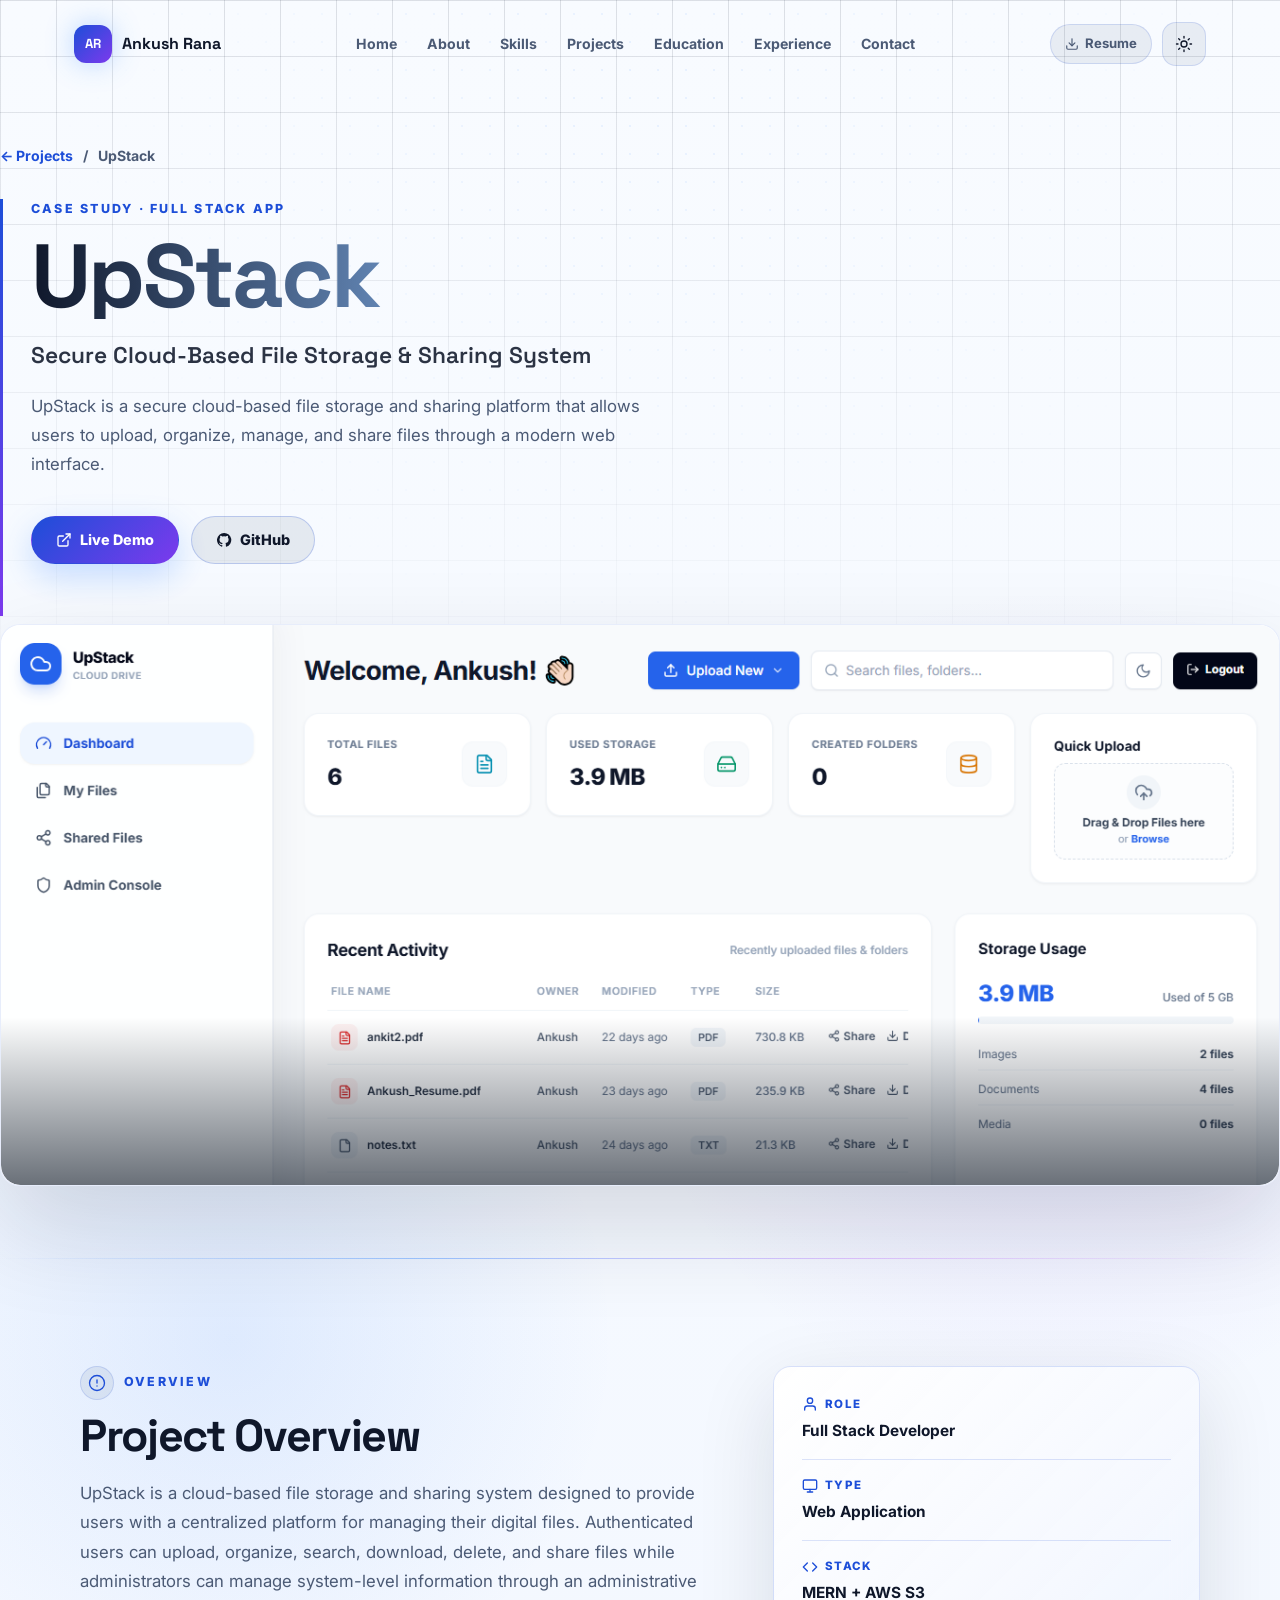
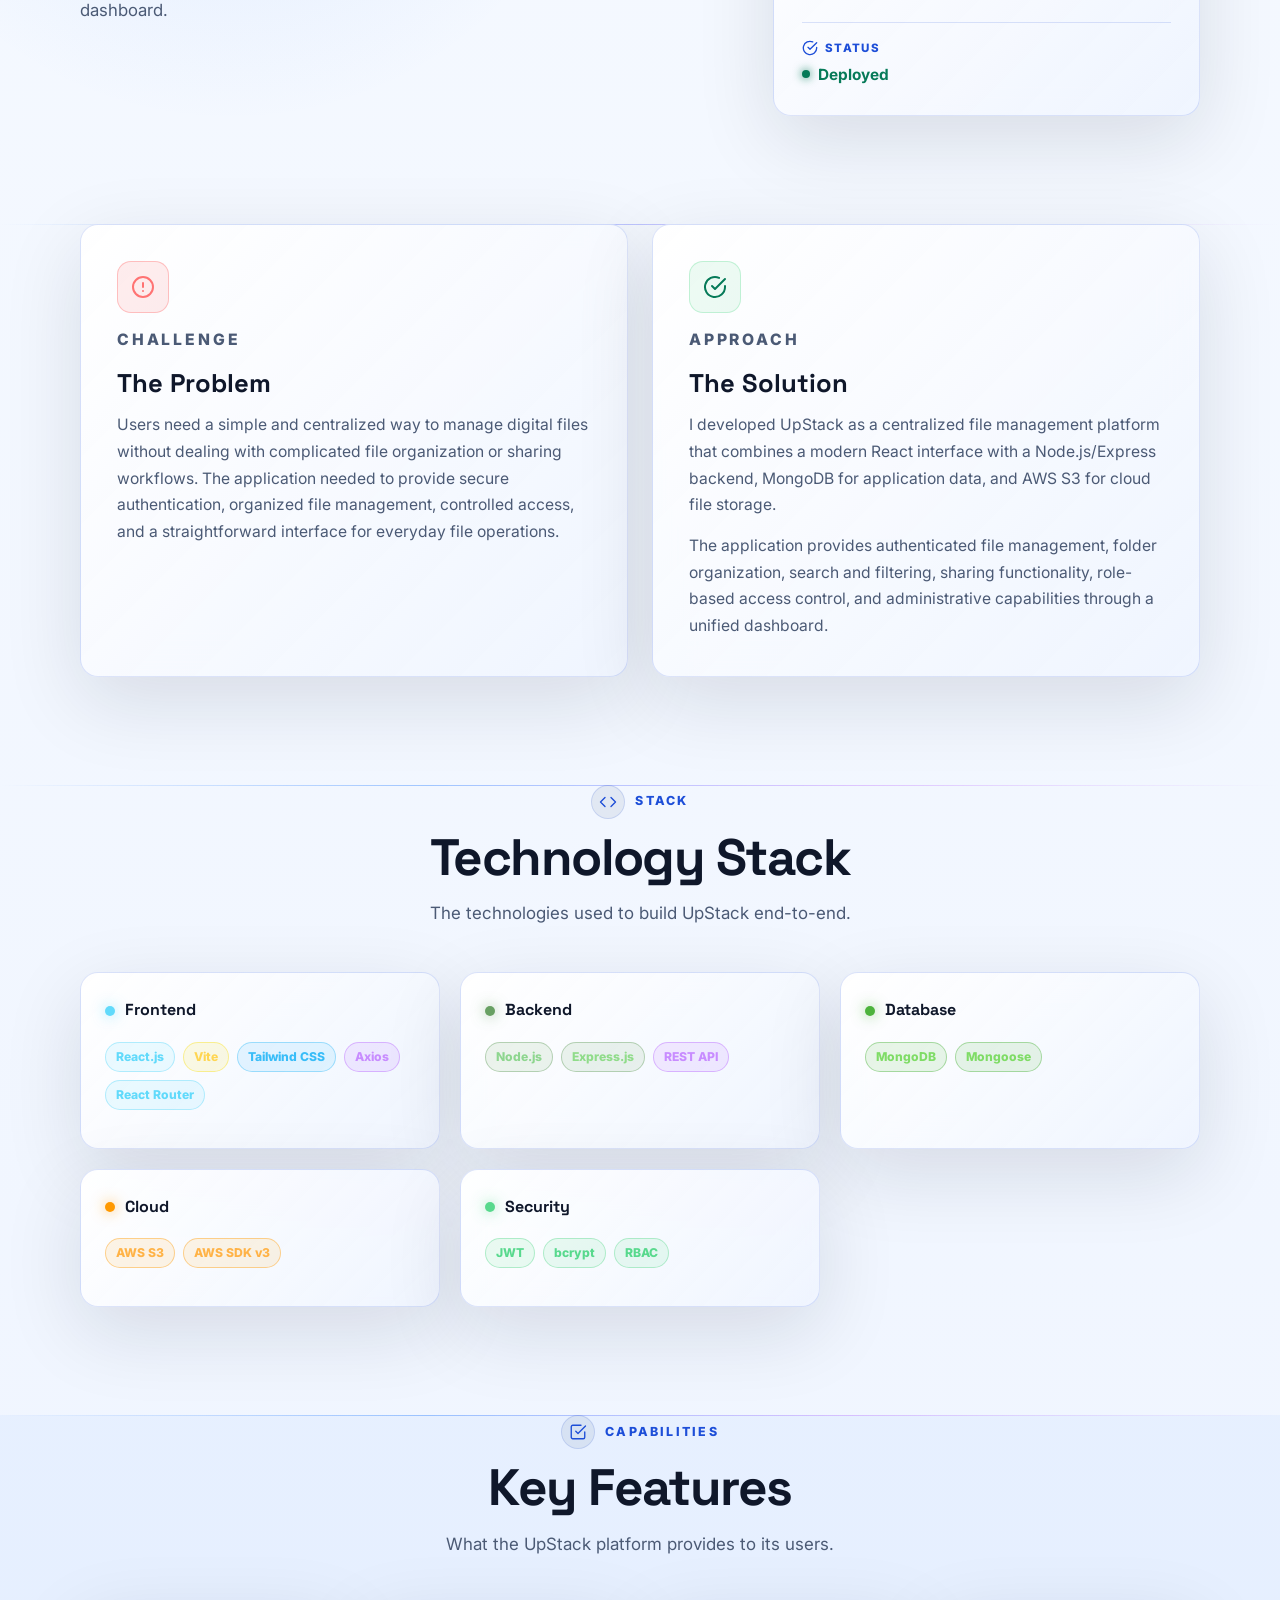
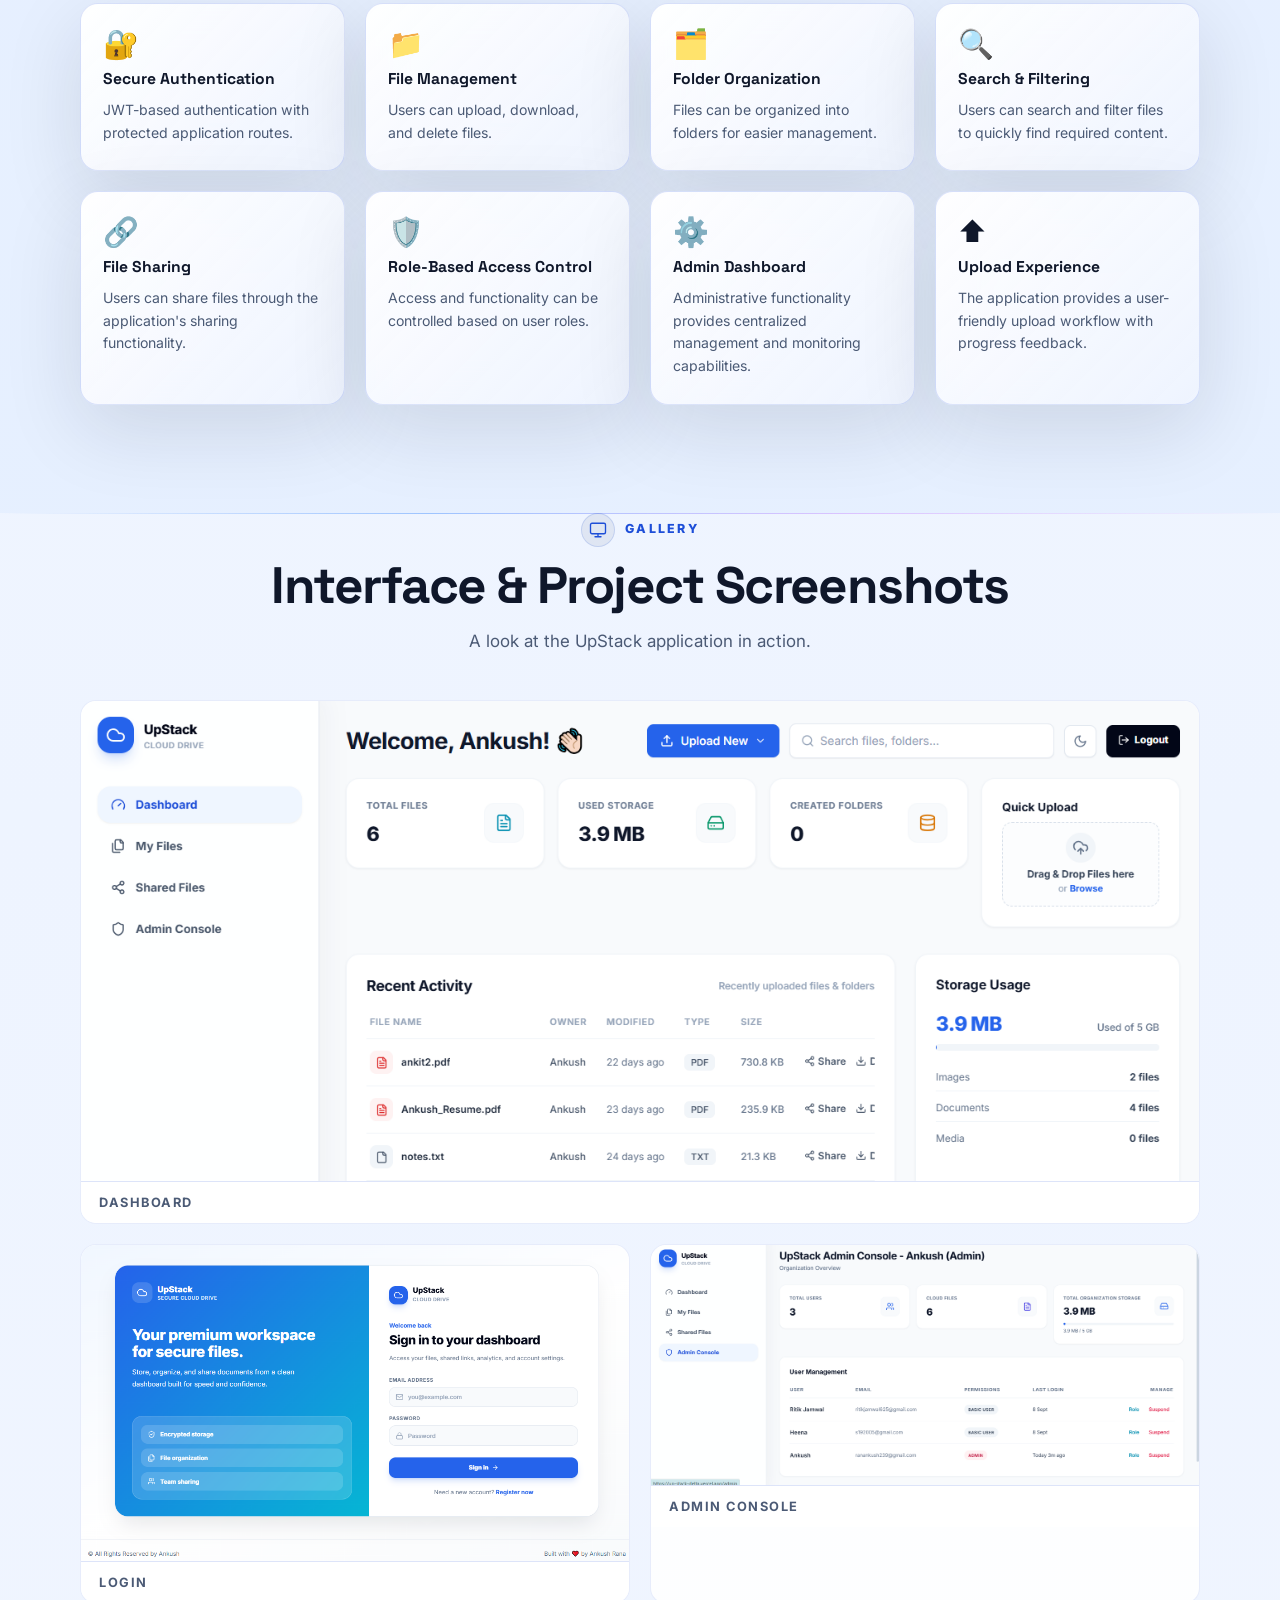
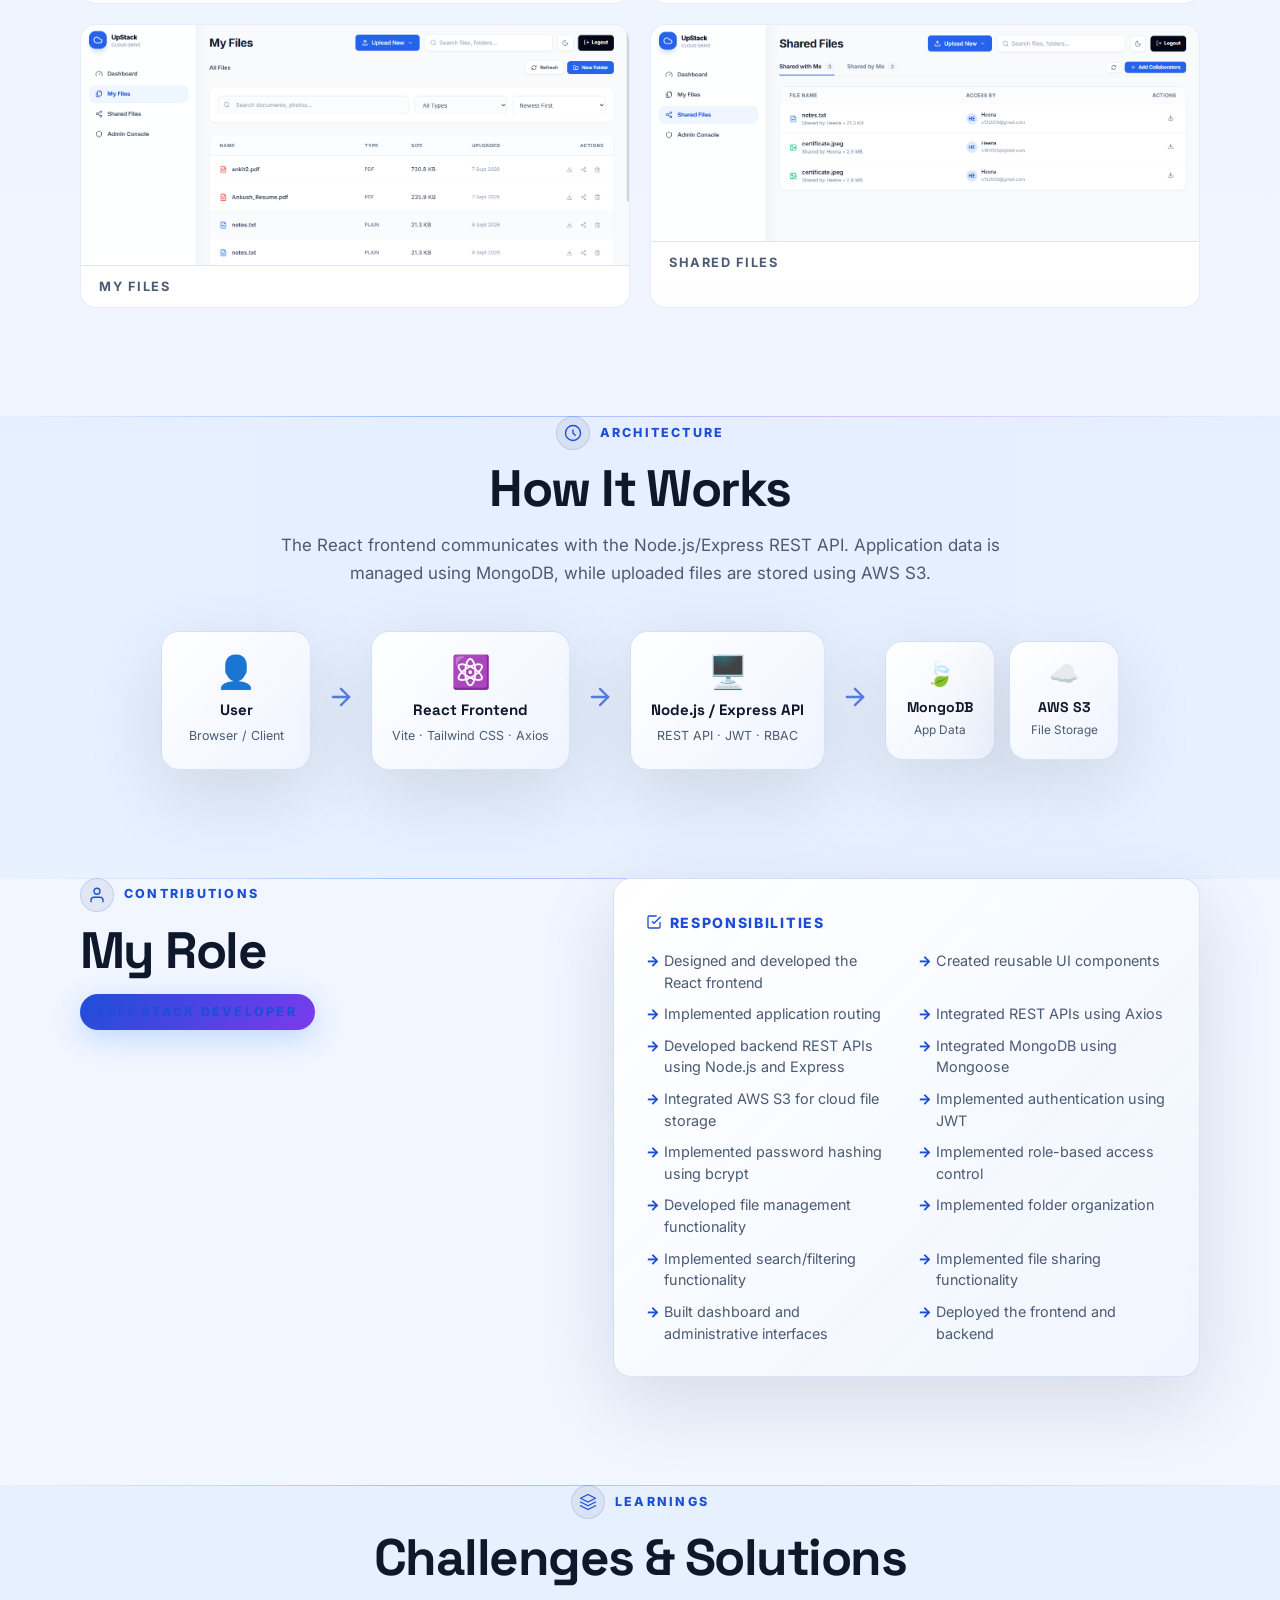
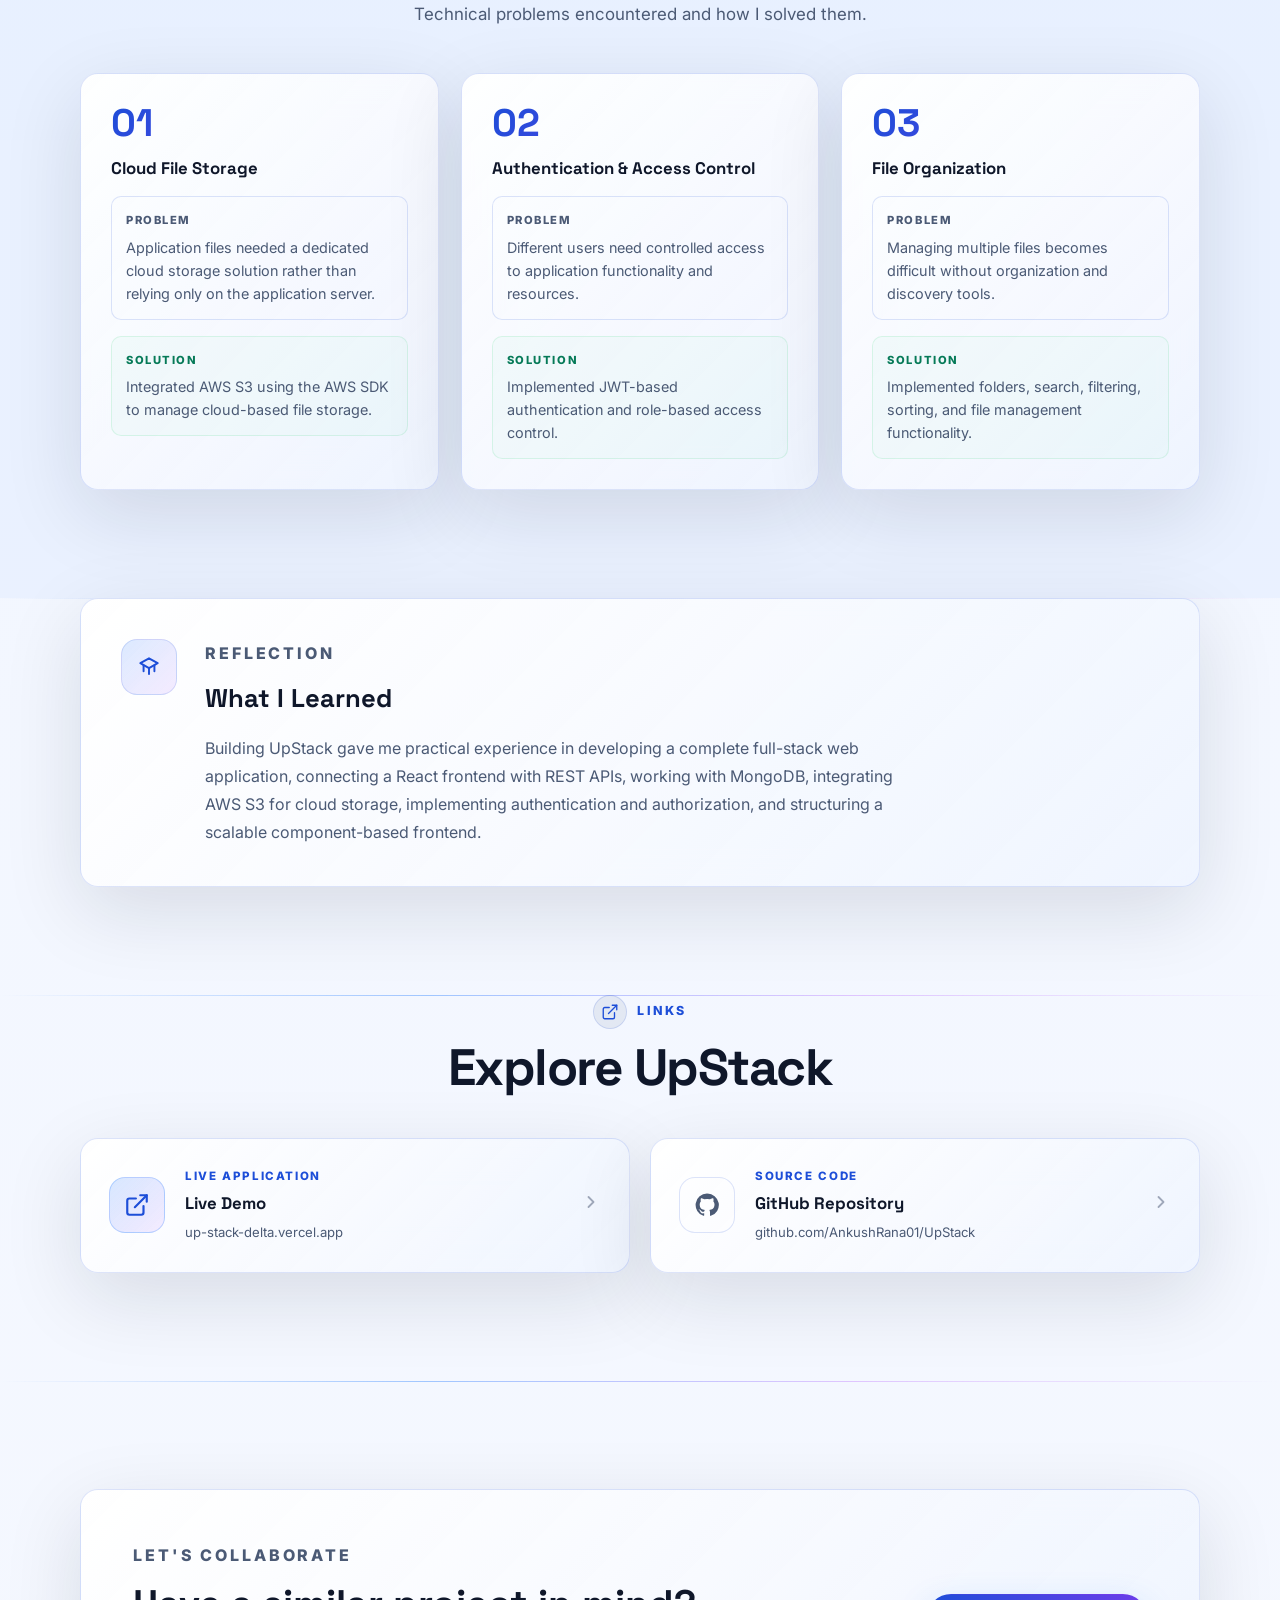
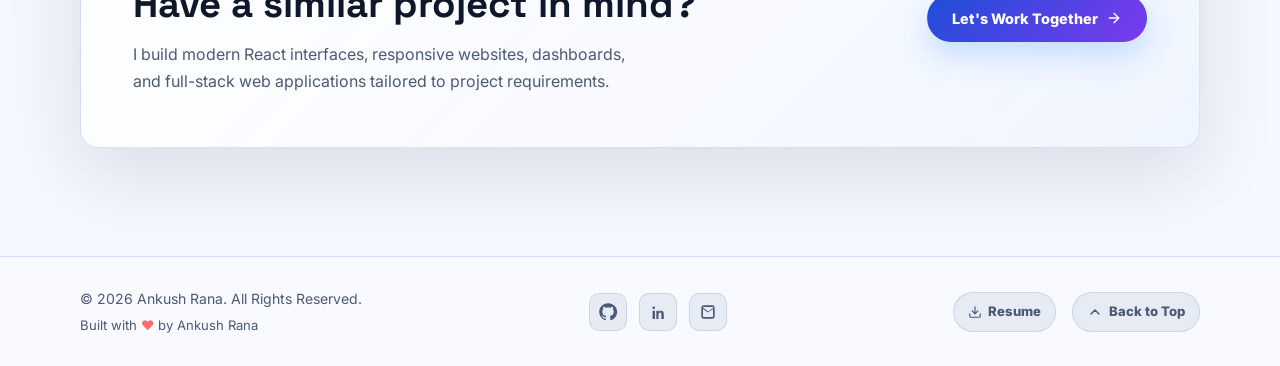
<file: projects/upstack/index.html>
<!DOCTYPE html>
<html lang="en">

<head>
  <meta charset="UTF-8">
  <meta name="viewport" content="width=device-width, initial-scale=1.0">

  <!-- ══ Primary SEO ══ -->
  <title>UpStack Case Study | Ankush Rana</title>
  <meta name="description"
    content="Explore UpStack, a secure cloud-based file storage and sharing platform built with React, Node.js, MongoDB, and AWS S3.">
  <meta name="keywords"
    content="UpStack, Case Study, Ankush Rana, React, Node.js, MongoDB, AWS S3, Full Stack Developer, Cloud Storage">
  <meta name="author" content="Ankush Rana">
  <meta name="robots" content="index, follow">
  <meta name="theme-color" content="#07111f">

  <!-- ══ Open Graph ══ -->
  <meta property="og:type" content="website">
  <meta property="og:title" content="UpStack Case Study | Ankush Rana">
  <meta property="og:description"
    content="Explore UpStack, a secure cloud-based file storage and sharing platform built with React, Node.js, MongoDB, and AWS S3.">

  <!-- ══ Favicon ══ -->
  <link rel="icon" type="image/svg+xml" href="../../favicon.svg">
  <link rel="apple-touch-icon" href="../../favicon.svg">

  <!-- ══ Fonts ══ -->
  <link rel="preconnect" href="https://fonts.googleapis.com">
  <link rel="preconnect" href="https://fonts.gstatic.com" crossorigin>
  <link
    href="https://fonts.googleapis.com/css2?family=Inter:wght@400;500;600;700;800&family=Space+Grotesk:wght@500;600;700&display=swap"
    rel="stylesheet">

  <!-- ══ Styles ══ -->
  <link rel="stylesheet" href="../../style.css">
  <link rel="stylesheet" href="upstack.css">
</head>

<body>

  <!-- Skip to main content -->
  <a class="skip-link" href="#main-content">Skip to main content</a>

  <!-- Custom Cursor -->
  <div class="cursor-dot" aria-hidden="true"></div>
  <div class="cursor-ring" aria-hidden="true"></div>

  <!-- ══════════════════════════════════════
       NAVBAR
  ══════════════════════════════════════ -->
  <header class="site-header" role="banner">
    <nav class="nav-container" aria-label="Primary navigation">
      <a class="logo" href="../../index.html" aria-label="Ankush Rana — go to homepage">
        <span aria-hidden="true">AR</span>
        Ankush Rana
      </a>

      <!-- Desktop nav links -->
      <ul class="nav-links" id="navLinks" role="list">
        <li><a href="../../index.html#home">Home</a></li>
        <li><a href="../../index.html#about">About</a></li>
        <li><a href="../../index.html#skills">Skills</a></li>
        <li><a href="../../index.html#projects">Projects</a></li>
        <li><a href="../../index.html#education">Education</a></li>
        <li><a href="../../index.html#experience">Experience</a></li>
        <li><a href="../../index.html#contact">Contact</a></li>
      </ul>

      <div class="nav-actions">
        <!-- Resume download (navbar) -->
        <a href="../../Ankush_Resume.pdf" download="Ankush_Resume.pdf" class="btn-nav-resume"
          aria-label="Download Ankush Rana's resume">
          <svg viewBox="0 0 24 24" fill="none" stroke="currentColor" stroke-width="2" stroke-linecap="round"
            stroke-linejoin="round" aria-hidden="true">
            <path d="M21 15v4a2 2 0 0 1-2 2H5a2 2 0 0 1-2-2v-4" />
            <polyline points="7 10 12 15 17 10" />
            <line x1="12" y1="15" x2="12" y2="3" />
          </svg>
          <span>Resume</span>
        </a>

        <!-- Theme toggle -->
        <button class="icon-btn theme-toggle" id="themeToggle" type="button" aria-label="Switch to light theme"
          aria-pressed="false">
          <svg class="theme-icon dark" viewBox="0 0 24 24" fill="none" stroke="currentColor" stroke-width="1.8"
            stroke-linecap="round" stroke-linejoin="round" aria-hidden="true">
            <path d="M21 12.8A9 9 0 1 1 11.2 3 7 7 0 0 0 21 12.8Z" />
          </svg>
          <svg class="theme-icon light" viewBox="0 0 24 24" fill="none" stroke="currentColor" stroke-width="1.8"
            stroke-linecap="round" stroke-linejoin="round" aria-hidden="true">
            <circle cx="12" cy="12" r="4" />
            <path d="M12 2v2" /><path d="M12 20v2" />
            <path d="M4.93 4.93l1.41 1.41" /><path d="M17.66 17.66l1.41 1.41" />
            <path d="M2 12h2" /><path d="M20 12h2" />
            <path d="M4.93 19.07l1.41-1.41" /><path d="M17.66 6.34l1.41-1.41" />
          </svg>
        </button>

        <!-- Hamburger (mobile) -->
        <button class="hamburger" type="button" aria-label="Open navigation menu" aria-controls="navLinks"
          aria-expanded="false">
          <span></span><span></span><span></span>
        </button>
      </div>
    </nav>
  </header>

  <main id="main-content">

    <!-- ══════════════════════════════════════
         SECTION 1 — HERO
    ══════════════════════════════════════ -->
    <section class="cs-hero section" aria-label="UpStack Project Hero">
      <div class="container cs-hero-inner">

        <!-- Breadcrumb -->
        <nav class="cs-breadcrumb reveal" aria-label="Breadcrumb">
          <a href="../../index.html#projects">← Projects</a>
          <span aria-hidden="true">/</span>
          <span>UpStack</span>
        </nav>

        <!-- Hero text -->
        <div class="cs-hero-text reveal">
          <p class="eyebrow">Case Study · Full Stack App</p>
          <h1 class="cs-hero-title">UpStack</h1>
          <p class="cs-hero-subtitle">Secure Cloud-Based File Storage &amp; Sharing System</p>
          <p class="cs-hero-desc">
            UpStack is a secure cloud-based file storage and sharing platform that allows users to upload, organize,
            manage, and share files through a modern web interface.
          </p>

          <!-- CTA buttons -->
          <div class="cs-hero-actions reveal" role="group" aria-label="Project links">
            <a href="https://up-stack-delta.vercel.app/" target="_blank" rel="noopener noreferrer"
              class="btn primary" aria-label="Open UpStack live demo (opens in new tab)">
              <svg viewBox="0 0 24 24" fill="none" stroke="currentColor" stroke-width="2" stroke-linecap="round"
                stroke-linejoin="round" width="16" height="16" aria-hidden="true">
                <path d="M18 13v6a2 2 0 0 1-2 2H5a2 2 0 0 1-2-2V8a2 2 0 0 1 2-2h6" />
                <polyline points="15 3 21 3 21 9" />
                <line x1="10" y1="14" x2="21" y2="3" />
              </svg>
              Live Demo
            </a>
            <a href="https://github.com/AnkushRana01/UpStack" target="_blank" rel="noopener noreferrer"
              class="btn ghost" aria-label="View UpStack source code on GitHub (opens in new tab)">
              <svg viewBox="0 0 24 24" fill="currentColor" width="16" height="16" aria-hidden="true">
                <path d="M12 1.5a10.5 10.5 0 0 0-3.32 20.47c.53.1.72-.23.72-.51v-1.8c-2.95.64-3.57-1.42-3.57-1.42-.48-1.22-1.17-1.55-1.17-1.55-.96-.65.07-.64.07-.64 1.06.08 1.62 1.09 1.62 1.09.94 1.61 2.47 1.15 3.07.88.1-.69.37-1.15.67-1.41-2.36-.27-4.84-1.18-4.84-5.26 0-1.16.42-2.11 1.1-2.86-.11-.27-.48-1.35.1-2.81 0 0 .9-.29 2.95 1.1a10.2 10.2 0 0 1 5.38 0c2.05-1.39 2.95-1.1 2.95-1.1.58 1.46.21 2.54.1 2.81.69.75 1.1 1.7 1.1 2.86 0 4.09-2.49 4.99-4.86 5.26.38.33.72.98.72 1.98v2.94c0 .28.19.61.73.5A10.5 10.5 0 0 0 12 1.5Z" />
              </svg>
              GitHub
            </a>
          </div>
        </div>

        <!-- Hero screenshot -->
        <div class="cs-hero-img-wrap reveal">
          <div class="cs-hero-img-frame">
            <img
              src="../../assets/upstack/upstack-dashboard.png"
              alt="UpStack dashboard — main file management interface"
              class="cs-hero-img"
              loading="eager"
              width="1200"
              height="720">
          </div>
        </div>

      </div>
    </section>

    <!-- ══════════════════════════════════════
         SECTION 2 — PROJECT OVERVIEW
    ══════════════════════════════════════ -->
    <section class="section cs-section" aria-label="Project Overview">
      <div class="section-divider" aria-hidden="true"></div>
      <div class="container">

        <div class="cs-overview-grid">

          <!-- Overview text -->
          <div class="cs-overview-text">
            <div class="section-heading reveal">
              <span class="section-headline">
                <span class="section-icon" aria-hidden="true">
                  <svg viewBox="0 0 24 24" fill="none" stroke="currentColor" stroke-width="1.8" stroke-linecap="round"
                    stroke-linejoin="round" aria-hidden="true">
                    <circle cx="12" cy="12" r="10" />
                    <line x1="12" y1="8" x2="12" y2="12" />
                    <line x1="12" y1="16" x2="12.01" y2="16" />
                  </svg>
                </span>
                Overview
              </span>
              <h2>Project Overview</h2>
            </div>
            <p class="cs-body-text reveal">
              UpStack is a cloud-based file storage and sharing system designed to provide users with a centralized
              platform for managing their digital files. Authenticated users can upload, organize, search, download,
              delete, and share files while administrators can manage system-level information through an administrative
              dashboard.
            </p>
          </div>

          <!-- Metadata card -->
          <aside class="cs-meta-card glass-card reveal" aria-label="Project metadata">
            <dl class="cs-meta-list">
              <div class="cs-meta-row">
                <dt>
                  <svg viewBox="0 0 24 24" fill="none" stroke="currentColor" stroke-width="2" stroke-linecap="round"
                    stroke-linejoin="round" width="16" height="16" aria-hidden="true">
                    <path d="M20 21v-2a4 4 0 0 0-4-4H8a4 4 0 0 0-4 4v2" />
                    <circle cx="12" cy="7" r="4" />
                  </svg>
                  Role
                </dt>
                <dd>Full Stack Developer</dd>
              </div>
              <div class="cs-meta-row">
                <dt>
                  <svg viewBox="0 0 24 24" fill="none" stroke="currentColor" stroke-width="2" stroke-linecap="round"
                    stroke-linejoin="round" width="16" height="16" aria-hidden="true">
                    <rect x="2" y="3" width="20" height="14" rx="2" />
                    <path d="M8 21h8m-4-4v4" />
                  </svg>
                  Type
                </dt>
                <dd>Web Application</dd>
              </div>
              <div class="cs-meta-row">
                <dt>
                  <svg viewBox="0 0 24 24" fill="none" stroke="currentColor" stroke-width="2" stroke-linecap="round"
                    stroke-linejoin="round" width="16" height="16" aria-hidden="true">
                    <polyline points="16 18 22 12 16 6" />
                    <polyline points="8 6 2 12 8 18" />
                  </svg>
                  Stack
                </dt>
                <dd>MERN + AWS S3</dd>
              </div>
              <div class="cs-meta-row">
                <dt>
                  <svg viewBox="0 0 24 24" fill="none" stroke="currentColor" stroke-width="2" stroke-linecap="round"
                    stroke-linejoin="round" width="16" height="16" aria-hidden="true">
                    <path d="M22 11.08V12a10 10 0 1 1-5.93-9.14" />
                    <polyline points="22 4 12 14.01 9 11.01" />
                  </svg>
                  Status
                </dt>
                <dd class="cs-meta-status">
                  <span class="cs-status-dot" aria-hidden="true"></span>
                  Deployed
                </dd>
              </div>
            </dl>
          </aside>

        </div>
      </div>
    </section>

    <!-- ══════════════════════════════════════
         SECTION 3 & 4 — PROBLEM / SOLUTION
    ══════════════════════════════════════ -->
    <section class="section cs-section" aria-label="Problem and Solution">
      <div class="section-divider" aria-hidden="true"></div>
      <div class="container cs-problem-solution-grid">

        <!-- Problem -->
        <article class="glass-card cs-ps-card reveal" aria-label="The Problem">
          <div class="cs-ps-icon cs-ps-icon--problem" aria-hidden="true">
            <svg viewBox="0 0 24 24" fill="none" stroke="currentColor" stroke-width="2" stroke-linecap="round"
              stroke-linejoin="round">
              <circle cx="12" cy="12" r="10" />
              <line x1="12" y1="8" x2="12" y2="12" />
              <line x1="12" y1="16" x2="12.01" y2="16" />
            </svg>
          </div>
          <p class="eyebrow">Challenge</p>
          <h2>The Problem</h2>
          <p>
            Users need a simple and centralized way to manage digital files without dealing with complicated file
            organization or sharing workflows. The application needed to provide secure authentication, organized file
            management, controlled access, and a straightforward interface for everyday file operations.
          </p>
        </article>

        <!-- Solution -->
        <article class="glass-card cs-ps-card reveal" aria-label="The Solution">
          <div class="cs-ps-icon cs-ps-icon--solution" aria-hidden="true">
            <svg viewBox="0 0 24 24" fill="none" stroke="currentColor" stroke-width="2" stroke-linecap="round"
              stroke-linejoin="round">
              <path d="M22 11.08V12a10 10 0 1 1-5.93-9.14" />
              <polyline points="22 4 12 14.01 9 11.01" />
            </svg>
          </div>
          <p class="eyebrow">Approach</p>
          <h2>The Solution</h2>
          <p>
            I developed UpStack as a centralized file management platform that combines a modern React interface with a
            Node.js/Express backend, MongoDB for application data, and AWS S3 for cloud file storage.
          </p>
          <p>
            The application provides authenticated file management, folder organization, search and filtering, sharing
            functionality, role-based access control, and administrative capabilities through a unified dashboard.
          </p>
        </article>

      </div>
    </section>

    <!-- ══════════════════════════════════════
         SECTION 5 — TECHNOLOGY STACK
    ══════════════════════════════════════ -->
    <section class="section cs-section" aria-label="Technology Stack">
      <div class="section-divider" aria-hidden="true"></div>
      <div class="container">

        <div class="section-heading centered reveal">
          <span class="section-headline">
            <span class="section-icon" aria-hidden="true">
              <svg viewBox="0 0 24 24" fill="none" stroke="currentColor" stroke-width="1.8" stroke-linecap="round"
                stroke-linejoin="round" aria-hidden="true">
                <polyline points="16 18 22 12 16 6" />
                <polyline points="8 6 2 12 8 18" />
              </svg>
            </span>
            Stack
          </span>
          <h2>Technology Stack</h2>
          <p>The technologies used to build UpStack end-to-end.</p>
        </div>

        <div class="cs-stack-grid">

          <!-- Frontend -->
          <article class="glass-card cs-stack-card reveal" aria-label="Frontend technologies">
            <div class="cs-stack-header">
              <div class="cs-stack-dot" style="background: #61dafb; box-shadow: 0 0 14px rgba(97,218,251,.7);" aria-hidden="true"></div>
              <h3>Frontend</h3>
            </div>
            <div class="project-tech" role="list" aria-label="Frontend technologies">
              <span class="tech-badge react-badge" role="listitem">React.js</span>
              <span class="tech-badge js-badge" role="listitem">Vite</span>
              <span class="tech-badge tailwind-badge" role="listitem">Tailwind CSS</span>
              <span class="tech-badge api-badge" role="listitem">Axios</span>
              <span class="tech-badge react-badge" role="listitem">React Router</span>
            </div>
          </article>

          <!-- Backend -->
          <article class="glass-card cs-stack-card reveal" aria-label="Backend technologies">
            <div class="cs-stack-header">
              <div class="cs-stack-dot" style="background: #68a063; box-shadow: 0 0 14px rgba(104,160,99,.7);" aria-hidden="true"></div>
              <h3>Backend</h3>
            </div>
            <div class="project-tech" role="list" aria-label="Backend technologies">
              <span class="tech-badge node-badge" role="listitem">Node.js</span>
              <span class="tech-badge express-badge" role="listitem">Express.js</span>
              <span class="tech-badge api-badge" role="listitem">REST API</span>
            </div>
          </article>

          <!-- Database -->
          <article class="glass-card cs-stack-card reveal" aria-label="Database technologies">
            <div class="cs-stack-header">
              <div class="cs-stack-dot" style="background: #4db33d; box-shadow: 0 0 14px rgba(77,179,61,.7);" aria-hidden="true"></div>
              <h3>Database</h3>
            </div>
            <div class="project-tech" role="list" aria-label="Database technologies">
              <span class="tech-badge mongo-badge" role="listitem">MongoDB</span>
              <span class="tech-badge mongo-badge" role="listitem">Mongoose</span>
            </div>
          </article>

          <!-- Cloud -->
          <article class="glass-card cs-stack-card reveal" aria-label="Cloud technologies">
            <div class="cs-stack-header">
              <div class="cs-stack-dot" style="background: #ff9900; box-shadow: 0 0 14px rgba(255,153,0,.7);" aria-hidden="true"></div>
              <h3>Cloud</h3>
            </div>
            <div class="project-tech" role="list" aria-label="Cloud technologies">
              <span class="tech-badge cs-aws-badge" role="listitem">AWS S3</span>
              <span class="tech-badge cs-aws-badge" role="listitem">AWS SDK v3</span>
            </div>
          </article>

          <!-- Security -->
          <article class="glass-card cs-stack-card reveal" aria-label="Security technologies">
            <div class="cs-stack-header">
              <div class="cs-stack-dot" style="background: #58d98d; box-shadow: 0 0 14px rgba(88,217,141,.7);" aria-hidden="true"></div>
              <h3>Security</h3>
            </div>
            <div class="project-tech" role="list" aria-label="Security technologies">
              <span class="tech-badge auth-badge" role="listitem">JWT</span>
              <span class="tech-badge auth-badge" role="listitem">bcrypt</span>
              <span class="tech-badge auth-badge" role="listitem">RBAC</span>
            </div>
          </article>

        </div>
      </div>
    </section>

    <!-- ══════════════════════════════════════
         SECTION 6 — KEY FEATURES
    ══════════════════════════════════════ -->
    <section class="section cs-section about-section" aria-label="Key Features">
      <div class="section-divider" aria-hidden="true"></div>
      <div class="container">

        <div class="section-heading centered reveal">
          <span class="section-headline">
            <span class="section-icon" aria-hidden="true">
              <svg viewBox="0 0 24 24" fill="none" stroke="currentColor" stroke-width="1.8" stroke-linecap="round"
                stroke-linejoin="round" aria-hidden="true">
                <polyline points="9 11 12 14 22 4" />
                <path d="M21 12v7a2 2 0 0 1-2 2H5a2 2 0 0 1-2-2V5a2 2 0 0 1 2-2h11" />
              </svg>
            </span>
            Capabilities
          </span>
          <h2>Key Features</h2>
          <p>What the UpStack platform provides to its users.</p>
        </div>

        <div class="cs-features-grid" role="list" aria-label="Key features">

          <article class="glass-card cs-feature-card reveal" role="listitem">
            <div class="cs-feature-icon" aria-hidden="true">🔐</div>
            <h3>Secure Authentication</h3>
            <p>JWT-based authentication with protected application routes.</p>
          </article>

          <article class="glass-card cs-feature-card reveal" role="listitem">
            <div class="cs-feature-icon" aria-hidden="true">📁</div>
            <h3>File Management</h3>
            <p>Users can upload, download, and delete files.</p>
          </article>

          <article class="glass-card cs-feature-card reveal" role="listitem">
            <div class="cs-feature-icon" aria-hidden="true">🗂️</div>
            <h3>Folder Organization</h3>
            <p>Files can be organized into folders for easier management.</p>
          </article>

          <article class="glass-card cs-feature-card reveal" role="listitem">
            <div class="cs-feature-icon" aria-hidden="true">🔍</div>
            <h3>Search &amp; Filtering</h3>
            <p>Users can search and filter files to quickly find required content.</p>
          </article>

          <article class="glass-card cs-feature-card reveal" role="listitem">
            <div class="cs-feature-icon" aria-hidden="true">🔗</div>
            <h3>File Sharing</h3>
            <p>Users can share files through the application's sharing functionality.</p>
          </article>

          <article class="glass-card cs-feature-card reveal" role="listitem">
            <div class="cs-feature-icon" aria-hidden="true">🛡️</div>
            <h3>Role-Based Access Control</h3>
            <p>Access and functionality can be controlled based on user roles.</p>
          </article>

          <article class="glass-card cs-feature-card reveal" role="listitem">
            <div class="cs-feature-icon" aria-hidden="true">⚙️</div>
            <h3>Admin Dashboard</h3>
            <p>Administrative functionality provides centralized management and monitoring capabilities.</p>
          </article>

          <article class="glass-card cs-feature-card reveal" role="listitem">
            <div class="cs-feature-icon" aria-hidden="true">⬆️</div>
            <h3>Upload Experience</h3>
            <p>The application provides a user-friendly upload workflow with progress feedback.</p>
          </article>

        </div>
      </div>
    </section>

    <!-- ══════════════════════════════════════
         SECTION 7 — SCREENSHOTS
    ══════════════════════════════════════ -->
    <section class="section cs-section" aria-label="Project Screenshots">
      <div class="section-divider" aria-hidden="true"></div>
      <div class="container">

        <div class="section-heading centered reveal">
          <span class="section-headline">
            <span class="section-icon" aria-hidden="true">
              <svg viewBox="0 0 24 24" fill="none" stroke="currentColor" stroke-width="1.8" stroke-linecap="round"
                stroke-linejoin="round" aria-hidden="true">
                <rect x="2" y="3" width="20" height="14" rx="2" />
                <path d="M8 21h8m-4-4v4" />
              </svg>
            </span>
            Gallery
          </span>
          <h2>Interface &amp; Project Screenshots</h2>
          <p>A look at the UpStack application in action.</p>
        </div>

        <!-- Main screenshot — Dashboard (full width) -->
        <div class="cs-screenshot-main reveal">
          <figure class="cs-screenshot-frame">
            <img
              src="../../assets/upstack/upstack-dashboard.png"
              alt="UpStack Dashboard — main file management interface"
              loading="lazy"
              class="cs-screenshot-img">
            <figcaption class="cs-screenshot-caption">Dashboard</figcaption>
          </figure>
        </div>

        <!-- Secondary screenshots grid — 2×2 -->
        <div class="cs-screenshots-grid" role="list" aria-label="Application screenshots">

          <figure class="cs-screenshot-frame reveal" role="listitem">
            <img
              src="../../assets/upstack/upstack-login.png"
              alt="UpStack Login — secure authentication screen"
              loading="lazy"
              class="cs-screenshot-img">
            <figcaption class="cs-screenshot-caption">Login</figcaption>
          </figure>

          <figure class="cs-screenshot-frame reveal" role="listitem">
            <img
              src="../../assets/upstack/upstack-admin-console.png"
              alt="UpStack Admin Console — administrative management dashboard"
              loading="lazy"
              class="cs-screenshot-img">
            <figcaption class="cs-screenshot-caption">Admin Console</figcaption>
          </figure>

          <figure class="cs-screenshot-frame reveal" role="listitem">
            <img
              src="../../assets/upstack/upstack-my-files.png"
              alt="UpStack My Files — personal file management view"
              loading="lazy"
              class="cs-screenshot-img">
            <figcaption class="cs-screenshot-caption">My Files</figcaption>
          </figure>

          <figure class="cs-screenshot-frame reveal" role="listitem">
            <img
              src="../../assets/upstack/upstack-shared-files.png"
              alt="UpStack Shared Files — file sharing interface"
              loading="lazy"
              class="cs-screenshot-img">
            <figcaption class="cs-screenshot-caption">Shared Files</figcaption>
          </figure>

        </div>
      </div>
    </section>

    <!-- ══════════════════════════════════════
         SECTION 8 — HOW IT WORKS
    ══════════════════════════════════════ -->
    <section class="section cs-section about-section" aria-label="How It Works">
      <div class="section-divider" aria-hidden="true"></div>
      <div class="container">

        <div class="section-heading centered reveal">
          <span class="section-headline">
            <span class="section-icon" aria-hidden="true">
              <svg viewBox="0 0 24 24" fill="none" stroke="currentColor" stroke-width="1.8" stroke-linecap="round"
                stroke-linejoin="round" aria-hidden="true">
                <circle cx="12" cy="12" r="10" />
                <path d="M12 8v4l3 3" />
              </svg>
            </span>
            Architecture
          </span>
          <h2>How It Works</h2>
          <p>The React frontend communicates with the Node.js/Express REST API. Application data is managed using
            MongoDB, while uploaded files are stored using AWS S3.</p>
        </div>

        <!-- Architecture flow -->
        <div class="cs-arch-flow reveal" role="list" aria-label="Architecture flow diagram">

          <div class="cs-arch-node glass-card" role="listitem">
            <span class="cs-arch-icon" aria-hidden="true">👤</span>
            <h4>User</h4>
            <p>Browser / Client</p>
          </div>

          <div class="cs-arch-arrow" aria-hidden="true">
            <svg viewBox="0 0 24 24" fill="none" stroke="currentColor" stroke-width="2" stroke-linecap="round"
              stroke-linejoin="round">
              <line x1="5" y1="12" x2="19" y2="12" />
              <polyline points="12 5 19 12 12 19" />
            </svg>
          </div>

          <div class="cs-arch-node glass-card" role="listitem">
            <span class="cs-arch-icon" aria-hidden="true">⚛️</span>
            <h4>React Frontend</h4>
            <p>Vite · Tailwind CSS · Axios</p>
          </div>

          <div class="cs-arch-arrow" aria-hidden="true">
            <svg viewBox="0 0 24 24" fill="none" stroke="currentColor" stroke-width="2" stroke-linecap="round"
              stroke-linejoin="round">
              <line x1="5" y1="12" x2="19" y2="12" />
              <polyline points="12 5 19 12 12 19" />
            </svg>
          </div>

          <div class="cs-arch-node glass-card" role="listitem">
            <span class="cs-arch-icon" aria-hidden="true">🖥️</span>
            <h4>Node.js / Express API</h4>
            <p>REST API · JWT · RBAC</p>
          </div>

          <div class="cs-arch-arrow" aria-hidden="true">
            <svg viewBox="0 0 24 24" fill="none" stroke="currentColor" stroke-width="2" stroke-linecap="round"
              stroke-linejoin="round">
              <line x1="5" y1="12" x2="19" y2="12" />
              <polyline points="12 5 19 12 12 19" />
            </svg>
          </div>

          <div class="cs-arch-node cs-arch-node--split" role="listitem">
            <div class="glass-card cs-arch-sub">
              <span class="cs-arch-icon" aria-hidden="true">🍃</span>
              <h4>MongoDB</h4>
              <p>App Data</p>
            </div>
            <div class="glass-card cs-arch-sub">
              <span class="cs-arch-icon" aria-hidden="true">☁️</span>
              <h4>AWS S3</h4>
              <p>File Storage</p>
            </div>
          </div>

        </div>
      </div>
    </section>

    <!-- ══════════════════════════════════════
         SECTION 9 — MY ROLE
    ══════════════════════════════════════ -->
    <section class="section cs-section" aria-label="My Role and Contributions">
      <div class="section-divider" aria-hidden="true"></div>
      <div class="container">

        <div class="cs-role-grid">

          <div class="section-heading reveal">
            <span class="section-headline">
              <span class="section-icon" aria-hidden="true">
                <svg viewBox="0 0 24 24" fill="none" stroke="currentColor" stroke-width="1.8" stroke-linecap="round"
                  stroke-linejoin="round" aria-hidden="true">
                  <path d="M20 21v-2a4 4 0 0 0-4-4H8a4 4 0 0 0-4 4v2" />
                  <circle cx="12" cy="7" r="4" />
                </svg>
              </span>
              Contributions
            </span>
            <h2>My Role</h2>
            <p class="cs-role-badge-wrap">
              <span class="cs-role-badge">Full Stack Developer</span>
            </p>
          </div>

          <div class="glass-card cs-role-card reveal">
            <h4 class="exp-sub-heading">
              <svg viewBox="0 0 24 24" fill="none" stroke="currentColor" stroke-width="2" width="16" height="16"
                aria-hidden="true">
                <polyline points="9 11 12 14 22 4" />
                <path d="M21 12v7a2 2 0 0 1-2 2H5a2 2 0 0 1-2-2V5a2 2 0 0 1 2-2h11" />
              </svg>
              Responsibilities
            </h4>
            <ul class="exp-list cs-role-list" role="list">
              <li>Designed and developed the React frontend</li>
              <li>Created reusable UI components</li>
              <li>Implemented application routing</li>
              <li>Integrated REST APIs using Axios</li>
              <li>Developed backend REST APIs using Node.js and Express</li>
              <li>Integrated MongoDB using Mongoose</li>
              <li>Integrated AWS S3 for cloud file storage</li>
              <li>Implemented authentication using JWT</li>
              <li>Implemented password hashing using bcrypt</li>
              <li>Implemented role-based access control</li>
              <li>Developed file management functionality</li>
              <li>Implemented folder organization</li>
              <li>Implemented search/filtering functionality</li>
              <li>Implemented file sharing functionality</li>
              <li>Built dashboard and administrative interfaces</li>
              <li>Deployed the frontend and backend</li>
            </ul>
          </div>

        </div>
      </div>
    </section>

    <!-- ══════════════════════════════════════
         SECTION 10 — CHALLENGES & SOLUTIONS
    ══════════════════════════════════════ -->
    <section class="section cs-section about-section" aria-label="Challenges and Solutions">
      <div class="section-divider" aria-hidden="true"></div>
      <div class="container">

        <div class="section-heading centered reveal">
          <span class="section-headline">
            <span class="section-icon" aria-hidden="true">
              <svg viewBox="0 0 24 24" fill="none" stroke="currentColor" stroke-width="1.8" stroke-linecap="round"
                stroke-linejoin="round" aria-hidden="true">
                <path d="M12 2L2 7l10 5 10-5-10-5z" />
                <path d="M2 17l10 5 10-5" />
                <path d="M2 12l10 5 10-5" />
              </svg>
            </span>
            Learnings
          </span>
          <h2>Challenges &amp; Solutions</h2>
          <p>Technical problems encountered and how I solved them.</p>
        </div>

        <div class="cs-challenges-grid" role="list" aria-label="Challenges and solutions">

          <article class="glass-card cs-challenge-card reveal" role="listitem">
            <div class="cs-challenge-num" aria-hidden="true">01</div>
            <h3>Cloud File Storage</h3>
            <div class="cs-challenge-section">
              <p class="cs-challenge-label">Problem</p>
              <p>Application files needed a dedicated cloud storage solution rather than relying only on the application
                server.</p>
            </div>
            <div class="cs-challenge-section cs-solution-section">
              <p class="cs-challenge-label cs-solution-label">Solution</p>
              <p>Integrated AWS S3 using the AWS SDK to manage cloud-based file storage.</p>
            </div>
          </article>

          <article class="glass-card cs-challenge-card reveal" role="listitem">
            <div class="cs-challenge-num" aria-hidden="true">02</div>
            <h3>Authentication &amp; Access Control</h3>
            <div class="cs-challenge-section">
              <p class="cs-challenge-label">Problem</p>
              <p>Different users need controlled access to application functionality and resources.</p>
            </div>
            <div class="cs-challenge-section cs-solution-section">
              <p class="cs-challenge-label cs-solution-label">Solution</p>
              <p>Implemented JWT-based authentication and role-based access control.</p>
            </div>
          </article>

          <article class="glass-card cs-challenge-card reveal" role="listitem">
            <div class="cs-challenge-num" aria-hidden="true">03</div>
            <h3>File Organization</h3>
            <div class="cs-challenge-section">
              <p class="cs-challenge-label">Problem</p>
              <p>Managing multiple files becomes difficult without organization and discovery tools.</p>
            </div>
            <div class="cs-challenge-section cs-solution-section">
              <p class="cs-challenge-label cs-solution-label">Solution</p>
              <p>Implemented folders, search, filtering, sorting, and file management functionality.</p>
            </div>
          </article>

        </div>
      </div>
    </section>

    <!-- ══════════════════════════════════════
         SECTION 11 — WHAT I LEARNED
    ══════════════════════════════════════ -->
    <section class="section cs-section" aria-label="What I Learned">
      <div class="section-divider" aria-hidden="true"></div>
      <div class="container">

        <div class="cs-learned-wrap glass-card reveal">
          <div class="cs-learned-icon" aria-hidden="true">
            <svg viewBox="0 0 24 24" fill="none" stroke="currentColor" stroke-width="1.8" stroke-linecap="round"
              stroke-linejoin="round">
              <path d="M4 8.5 12 4l8 4.5-8 4.5-8-4.5Z" />
              <path d="M7 10.5v5.5" />
              <path d="M12 13v5.5" />
              <path d="M17 10.5v5.5" />
            </svg>
          </div>
          <div>
            <p class="eyebrow">Reflection</p>
            <h2>What I Learned</h2>
            <p>
              Building UpStack gave me practical experience in developing a complete full-stack web application,
              connecting a React frontend with REST APIs, working with MongoDB, integrating AWS S3 for cloud storage,
              implementing authentication and authorization, and structuring a scalable component-based frontend.
            </p>
          </div>
        </div>

      </div>
    </section>

    <!-- ══════════════════════════════════════
         SECTION 12 — PROJECT LINKS
    ══════════════════════════════════════ -->
    <section class="section cs-section" aria-label="Explore UpStack">
      <div class="section-divider" aria-hidden="true"></div>
      <div class="container">

        <div class="section-heading centered reveal">
          <span class="section-headline">
            <span class="section-icon" aria-hidden="true">
              <svg viewBox="0 0 24 24" fill="none" stroke="currentColor" stroke-width="1.8" stroke-linecap="round"
                stroke-linejoin="round" aria-hidden="true">
                <path d="M18 13v6a2 2 0 0 1-2 2H5a2 2 0 0 1-2-2V8a2 2 0 0 1 2-2h6" />
                <polyline points="15 3 21 3 21 9" />
                <line x1="10" y1="14" x2="21" y2="3" />
              </svg>
            </span>
            Links
          </span>
          <h2>Explore UpStack</h2>
        </div>

        <div class="cs-links-grid">

          <a href="https://up-stack-delta.vercel.app/" target="_blank" rel="noopener noreferrer"
            class="glass-card cs-link-card reveal" aria-label="Open UpStack live demo (opens in new tab)">
            <div class="cs-link-icon cs-link-icon--primary" aria-hidden="true">
              <svg viewBox="0 0 24 24" fill="none" stroke="currentColor" stroke-width="2" stroke-linecap="round"
                stroke-linejoin="round">
                <path d="M18 13v6a2 2 0 0 1-2 2H5a2 2 0 0 1-2-2V8a2 2 0 0 1 2-2h6" />
                <polyline points="15 3 21 3 21 9" />
                <line x1="10" y1="14" x2="21" y2="3" />
              </svg>
            </div>
            <div>
              <p class="cs-link-type">Live Application</p>
              <h3>Live Demo</h3>
              <p class="cs-link-url">up-stack-delta.vercel.app</p>
            </div>
            <div class="cs-link-arrow" aria-hidden="true">
              <svg viewBox="0 0 24 24" fill="none" stroke="currentColor" stroke-width="2" stroke-linecap="round"
                stroke-linejoin="round">
                <polyline points="9 18 15 12 9 6" />
              </svg>
            </div>
          </a>

          <a href="https://github.com/AnkushRana01/UpStack" target="_blank" rel="noopener noreferrer"
            class="glass-card cs-link-card reveal" aria-label="View UpStack source code on GitHub (opens in new tab)">
            <div class="cs-link-icon" aria-hidden="true">
              <svg viewBox="0 0 24 24" fill="currentColor">
                <path d="M12 1.5a10.5 10.5 0 0 0-3.32 20.47c.53.1.72-.23.72-.51v-1.8c-2.95.64-3.57-1.42-3.57-1.42-.48-1.22-1.17-1.55-1.17-1.55-.96-.65.07-.64.07-.64 1.06.08 1.62 1.09 1.62 1.09.94 1.61 2.47 1.15 3.07.88.1-.69.37-1.15.67-1.41-2.36-.27-4.84-1.18-4.84-5.26 0-1.16.42-2.11 1.1-2.86-.11-.27-.48-1.35.1-2.81 0 0 .9-.29 2.95 1.1a10.2 10.2 0 0 1 5.38 0c2.05-1.39 2.95-1.1 2.95-1.1.58 1.46.21 2.54.1 2.81.69.75 1.1 1.7 1.1 2.86 0 4.09-2.49 4.99-4.86 5.26.38.33.72.98.72 1.98v2.94c0 .28.19.61.73.5A10.5 10.5 0 0 0 12 1.5Z" />
              </svg>
            </div>
            <div>
              <p class="cs-link-type">Source Code</p>
              <h3>GitHub Repository</h3>
              <p class="cs-link-url">github.com/AnkushRana01/UpStack</p>
            </div>
            <div class="cs-link-arrow" aria-hidden="true">
              <svg viewBox="0 0 24 24" fill="none" stroke="currentColor" stroke-width="2" stroke-linecap="round"
                stroke-linejoin="round">
                <polyline points="9 18 15 12 9 6" />
              </svg>
            </div>
          </a>

        </div>
      </div>
    </section>

    <!-- ══════════════════════════════════════
         SECTION 13 — FINAL CTA
    ══════════════════════════════════════ -->
    <section class="section cs-cta-section" aria-label="Contact call to action">
      <div class="section-divider" aria-hidden="true"></div>
      <div class="container">
        <div class="cs-cta-inner glass-card reveal">
          <div class="cs-cta-text">
            <p class="eyebrow">Let's Collaborate</p>
            <h2>Have a similar project in mind?</h2>
            <p>
              I build modern React interfaces, responsive websites, dashboards, and full-stack web applications
              tailored to project requirements.
            </p>
          </div>
          <a href="../../index.html#contact" class="btn primary cs-cta-btn">
            Let's Work Together
            <svg viewBox="0 0 24 24" fill="none" stroke="currentColor" stroke-width="2" stroke-linecap="round"
              stroke-linejoin="round" width="16" height="16" aria-hidden="true">
              <line x1="5" y1="12" x2="19" y2="12" />
              <polyline points="12 5 19 12 12 19" />
            </svg>
          </a>
        </div>
      </div>
    </section>

  </main>

  <!-- ══════════════════════════════════════
       FOOTER
  ══════════════════════════════════════ -->
  <footer class="footer" role="contentinfo">
    <div class="container footer-content">
      <div class="footer-left">
        <p>© 2026 Ankush Rana. All Rights Reserved.</p>
        <p class="footer-credit">Built with <span aria-label="love">❤️</span> by Ankush Rana</p>
      </div>

      <div class="footer-social" role="list" aria-label="Footer social links">
        <a href="https://github.com/AnkushRana01" target="_blank" rel="noopener noreferrer" role="listitem"
          aria-label="GitHub (opens in new tab)" class="footer-icon-link">
          <svg viewBox="0 0 24 24" fill="currentColor" width="20" height="20" aria-hidden="true">
            <path d="M12 1.5a10.5 10.5 0 0 0-3.32 20.47c.53.1.72-.23.72-.51v-1.8c-2.95.64-3.57-1.42-3.57-1.42-.48-1.22-1.17-1.55-1.17-1.55-.96-.65.07-.64.07-.64 1.06.08 1.62 1.09 1.62 1.09.94 1.61 2.47 1.15 3.07.88.1-.69.37-1.15.67-1.41-2.36-.27-4.84-1.18-4.84-5.26 0-1.16.42-2.11 1.1-2.86-.11-.27-.48-1.35.1-2.81 0 0 .9-.29 2.95 1.1a10.2 10.2 0 0 1 5.38 0c2.05-1.39 2.95-1.1 2.95-1.1.58 1.46.21 2.54.1 2.81.69.75 1.1 1.7 1.1 2.86 0 4.09-2.49 4.99-4.86 5.26.38.33.72.98.72 1.98v2.94c0 .28.19.61.73.5A10.5 10.5 0 0 0 12 1.5Z" />
          </svg>
        </a>
        <a href="https://www.linkedin.com/in/ankush-2b17982b9" target="_blank" rel="noopener noreferrer"
          role="listitem" aria-label="LinkedIn (opens in new tab)" class="footer-icon-link">
          <svg viewBox="0 0 24 24" fill="currentColor" width="20" height="20" aria-hidden="true">
            <path d="M6.94 8.5a1.56 1.56 0 1 0 0-3.12 1.56 1.56 0 0 0 0 3.12ZM5.5 10.5h2.88v9.75H5.5V10.5Zm4.5 0h2.76v1.34h.04c.38-.72 1.32-1.48 2.72-1.48 2.91 0 3.44 1.91 3.44 4.4v5.49h-2.88v-4.86c0-1.16-.02-2.65-1.62-2.65-1.62 0-1.87 1.26-1.87 2.57v5H10V10.5Z" />
          </svg>
        </a>
        <a href="mailto:ranankush239@gmail.com" role="listitem" aria-label="Send email" class="footer-icon-link">
          <svg viewBox="0 0 24 24" fill="currentColor" width="20" height="20" aria-hidden="true">
            <path d="M4 6.75A2.75 2.75 0 0 1 6.75 4h10.5A2.75 2.75 0 0 1 20 6.75v10.5A2.75 2.75 0 0 1 17.25 20H6.75A2.75 2.75 0 0 1 4 17.25V6.75Zm2.75-.75a.75.75 0 0 0-.75.75v.08l6.25 4.42 6.25-4.42v-.08a.75.75 0 0 0-.75-.75H6.75Zm-.75 2.33V17.25c0 .41.34.75.75.75h10.5c.41 0 .75-.34.75-.75V8.33l-5.75 4.07a.75.75 0 0 1-.75 0L6 8.33Z" />
          </svg>
        </a>
      </div>

      <div class="footer-right">
        <a href="../../Ankush_Resume.pdf" download="Ankush_Resume.pdf" class="footer-resume-link"
          aria-label="Download Resume">
          <svg viewBox="0 0 24 24" fill="none" stroke="currentColor" stroke-width="2" stroke-linecap="round"
            stroke-linejoin="round" width="14" height="14" aria-hidden="true">
            <path d="M21 15v4a2 2 0 0 1-2 2H5a2 2 0 0 1-2-2v-4" />
            <polyline points="7 10 12 15 17 10" />
            <line x1="12" y1="15" x2="12" y2="3" />
          </svg>
          Resume
        </a>
        <a href="#main-content" class="footer-top-link" aria-label="Back to top of page">
          <svg viewBox="0 0 24 24" fill="none" stroke="currentColor" stroke-width="2.2" stroke-linecap="round"
            stroke-linejoin="round" width="16" height="16" aria-hidden="true">
            <polyline points="18 15 12 9 6 15" />
          </svg>
          Back to Top
        </a>
      </div>
    </div>
  </footer>

  <!-- Case study page script -->
  <script src="upstack.js"></script>

</body>

</html>
</file>
<file: style.css>
/* ═══════════════════════════════════════════════════════════
   ANKUSH RANA PORTFOLIO — style.css
   Premium Full Stack Developer Portfolio
   ═══════════════════════════════════════════════════════════ */

/* ── 1. Design Tokens ─────────────────────────────────────── */
:root {
  --background:      #07111f;
  --background-soft: #0c1828;
  --surface:         rgba(16, 28, 45, 0.72);
  --surface-strong:  rgba(22, 38, 61, 0.95);
  --surface-soft:    rgba(255, 255, 255, 0.06);
  --surface-elevated:rgba(255, 255, 255, 0.08);
  --header-bg:       rgba(7, 17, 31, 0.82);
  --text:            #eef5ff;
  --muted:           #9fb0c5;
  --primary:         #3f8cff;
  --accent:          #b764ff;
  --green:           #58d98d;
  --border:          rgba(177, 201, 231, 0.16);
  --shadow:          0 24px 80px rgba(0, 0, 0, 0.36);
  --radius:          18px;
  --input-bg:        rgba(255, 255, 255, 0.06);
  --nav-height:      72px;
}

/* ── 2. Light Theme ────────────────────────────────────────── */
body.theme-light {
  --background:      #f5f8ff;
  --background-soft: #eef4ff;
  --surface:         rgba(255, 255, 255, 0.88);
  --surface-strong:  rgba(255, 255, 255, 0.98);
  --surface-soft:    rgba(26, 49, 94, 0.07);
  --surface-elevated:rgba(255, 255, 255, 0.92);
  --header-bg:       rgba(248, 250, 255, 0.92);
  --text:            #0f172a;
  --muted:           #4b5a75;
  --primary:         #1d4ed8;
  --accent:          #7c3aed;
  --green:           #067a58;
  --border:          rgba(29, 78, 216, 0.15);
  --shadow:          0 24px 80px rgba(15, 23, 42, 0.12);
  --input-bg:        rgba(24, 39, 70, 0.05);
}

/* ── 3. Reset & Base ──────────────────────────────────────── */
*, *::before, *::after { box-sizing: border-box; margin: 0; padding: 0; }

html { scroll-behavior: smooth; }

body {
  min-width: 320px;
  overflow-x: hidden;
  font-family: "Inter", sans-serif;
  color: var(--text);
  background:
    radial-gradient(circle at 18% 16%, rgba(63, 140, 255, 0.18), transparent 28rem),
    radial-gradient(circle at 82% 12%, rgba(183, 100, 255, 0.16), transparent 30rem),
    linear-gradient(180deg, #07111f 0%, #0a1422 48%, #07111f 100%);
  line-height: 1.65;
  transition: background 240ms ease, color 240ms ease;
}

body.theme-light {
  background:
    radial-gradient(circle at 18% 16%, rgba(59, 130, 246, 0.12), transparent 24rem),
    radial-gradient(circle at 82% 12%, rgba(139, 92, 246, 0.12), transparent 26rem),
    linear-gradient(180deg, #f8fbff 0%, #eef4ff 48%, #f5f8ff 100%);
}

/* Grid overlay */
body::before {
  content: "";
  position: fixed;
  inset: 0;
  z-index: -2;
  pointer-events: none;
  background-image:
    linear-gradient(rgba(238, 245, 255, 0.035) 1px, transparent 1px),
    linear-gradient(90deg, rgba(238, 245, 255, 0.035) 1px, transparent 1px);
  background-size: 64px 64px;
  mask-image: linear-gradient(to bottom, black, transparent 82%);
}

body.theme-light::before {
  background-image:
    linear-gradient(rgba(15, 23, 42, 0.12) 1px, transparent 1px),
    linear-gradient(90deg, rgba(15, 23, 42, 0.12) 1px, transparent 1px);
  background-size: 56px 56px;
}

/* Dot pattern overlay */
body::after {
  content: "";
  position: fixed;
  inset: 0;
  z-index: -1;
  pointer-events: none;
  opacity: 0.5;
  background-image: radial-gradient(rgba(63, 140, 255, 0.18) 1px, transparent 1px);
  background-size: 28px 28px;
  mask-image: radial-gradient(circle at 50% 8%, black, transparent 58%);
}

a { color: inherit; text-decoration: none; }
img { display: block; max-width: 100%; }
strong { color: var(--text); }

/* Skip to main content (accessibility) */
.skip-link {
  position: fixed;
  top: -100%;
  left: 16px;
  z-index: 1000;
  padding: 8px 16px;
  background: var(--primary);
  color: #fff;
  border-radius: 0 0 8px 8px;
  font-weight: 700;
  transition: top 180ms ease;
}
.skip-link:focus { top: 0; }

/* ── 4. Layout ─────────────────────────────────────────────── */
.container {
  width: min(1120px, calc(100% - 40px));
  margin: 0 auto;
}

.section {
  position: relative;
  padding: 108px 0;
}

/* ── 5. Custom Cursor ────────────────────────────────────────── */
body.cursor-ready { cursor: none; }
body.cursor-ready a,
body.cursor-ready button,
body.cursor-ready input,
body.cursor-ready textarea,
body.cursor-ready .skill-list span,
body.cursor-ready .moving-stack span { cursor: none; }

.cursor-dot, .cursor-ring {
  position: fixed;
  top: 0; left: 0;
  z-index: 9999;
  pointer-events: none;
  opacity: 0;
  transform: translate(-50%, -50%);
  transition: opacity 180ms ease, width 180ms ease, height 180ms ease,
              border-color 180ms ease, background 180ms ease;
}
.cursor-dot {
  width: 8px; height: 8px;
  border-radius: 50%;
  background: #fff;
  box-shadow: 0 0 16px rgba(63,140,255,.95), 0 0 30px rgba(183,100,255,.55);
}
.cursor-ring {
  width: 38px; height: 38px;
  border: 1px solid rgba(143,193,255,.72);
  border-radius: 50%;
  background: radial-gradient(circle, rgba(63,140,255,.12), transparent 64%);
  mix-blend-mode: screen;
}
body.cursor-ready .cursor-dot,
body.cursor-ready .cursor-ring { opacity: 1; }

body.cursor-hover .cursor-dot {
  width: 11px; height: 11px;
  background: linear-gradient(135deg, var(--primary), var(--accent));
}
body.cursor-hover .cursor-ring {
  width: 58px; height: 58px;
  border-color: rgba(183,100,255,.82);
  background: radial-gradient(circle, rgba(183,100,255,.2), transparent 68%);
}

body.theme-light .cursor-dot {
  background: #0f172a;
  box-shadow: 0 0 16px rgba(15,23,42,.32), 0 0 28px rgba(29,78,216,.28);
}
body.theme-light .cursor-ring {
  border-color: rgba(15,23,42,.32);
  background: radial-gradient(circle, rgba(15,23,42,.12), transparent 64%);
  mix-blend-mode: normal;
}
body.theme-light.cursor-hover .cursor-ring {
  border-color: rgba(29,78,216,.82);
  background: radial-gradient(circle, rgba(29,78,216,.2), transparent 68%);
}

/* ── 6. Header & Navbar ───────────────────────────────────── */
.site-header {
  position: fixed;
  z-index: 50;
  top: 0; left: 50%;
  transform: translate3d(-50%, 0, 0);
  width: 100%;
  max-width: 100%;
  background: transparent;
  border-bottom: 1px solid transparent;
  backdrop-filter: blur(0px);
  -webkit-backdrop-filter: blur(0px);
  box-shadow: none;
  padding: 8px 0;
  transition: width 0.35s cubic-bezier(0.25, 0.8, 0.25, 1),
              max-width 0.35s cubic-bezier(0.25, 0.8, 0.25, 1),
              padding 0.35s cubic-bezier(0.25, 0.8, 0.25, 1),
              background-color 0.35s ease,
              border-color 0.35s ease,
              backdrop-filter 0.35s ease,
              box-shadow 0.35s ease,
              border-radius 0.35s cubic-bezier(0.25, 0.8, 0.25, 1),
              top 0.35s cubic-bezier(0.25, 0.8, 0.25, 1);
}

/* Scrolled state for Desktop and Tablet (Floating Card Appearance) */
@media (min-width: 901px) {
  .site-header.scrolled {
    top: 16px;
    width: calc(100% - 32px);
    max-width: 1180px;
    border-radius: 20px;
    background: rgba(16, 28, 45, 0.65);
    border: 1px solid rgba(255, 255, 255, 0.08);
    backdrop-filter: blur(16px);
    -webkit-backdrop-filter: blur(16px);
    box-shadow: 0 10px 30px rgba(0, 0, 0, 0.24);
    padding: 6px 0;
  }
  body.theme-light .site-header.scrolled {
    background: rgba(255, 255, 255, 0.78);
    border-color: rgba(29, 78, 216, 0.08);
    box-shadow: 0 10px 30px rgba(29, 78, 216, 0.04);
  }
}

/* Scrolled state for Mobile (Full-width Sticky Glass Bar) */
@media (max-width: 900px) {
  .site-header.scrolled {
    background: var(--header-bg);
    border-bottom: 1px solid var(--border);
    backdrop-filter: blur(20px);
    -webkit-backdrop-filter: blur(20px);
    box-shadow: 0 4px 20px rgba(0, 0, 0, 0.15);
  }
  body.theme-light .site-header.scrolled {
    box-shadow: 0 4px 20px rgba(29, 78, 216, 0.03);
  }
}

.nav-container {
  width: 100%;
  max-width: 1180px;
  min-height: var(--nav-height);
  margin: 0 auto;
  padding: 0 24px;
  display: flex;
  align-items: center;
  justify-content: space-between;
  gap: 16px;
  position: relative;
}

.logo {
  display: inline-flex;
  align-items: center;
  gap: 10px;
  font-family: "Space Grotesk", sans-serif;
  font-weight: 700;
  white-space: nowrap;
  flex-shrink: 0;
}
.logo span {
  width: 38px; height: 38px;
  display: grid;
  place-items: center;
  border-radius: 12px;
  background: linear-gradient(135deg, var(--primary), var(--accent));
  box-shadow: 0 0 28px rgba(63,140,255,.34);
  font-size: 0.82rem;
  color: #fff;
}

/* Desktop nav links */
.nav-links {
  display: flex;
  align-items: center;
  gap: 2px;
  list-style: none;
  flex: 1;
  justify-content: center;
}
.nav-links a {
  display: inline-flex;
  align-items: center;
  padding: 8px 14px;
  border-radius: 999px;
  color: var(--muted);
  font-size: 0.88rem;
  font-weight: 700;
  transition: color 180ms ease, background 180ms ease;
  position: relative;
}
.nav-links a:hover,
.nav-links a.active {
  color: var(--text);
  background: var(--surface-soft);
}
.nav-links a.active::after {
  content: "";
  position: absolute;
  bottom: -2px;
  left: 50%;
  transform: translateX(-50%);
  width: 4px; height: 4px;
  border-radius: 50%;
  background: var(--primary);
}

/* Hamburger — mobile only */
.hamburger { display: none; }

.nav-actions {
  display: inline-flex;
  align-items: center;
  gap: 10px;
  flex-shrink: 0;
}

/* Nav Resume button */
.btn-nav-resume {
  display: inline-flex;
  align-items: center;
  gap: 6px;
  padding: 8px 14px;
  border: 1px solid var(--border);
  border-radius: 999px;
  background: var(--surface-soft);
  color: var(--muted);
  font-size: 0.82rem;
  font-weight: 700;
  transition: color 180ms ease, border-color 180ms ease, background 180ms ease;
  white-space: nowrap;
}
.btn-nav-resume svg { width: 14px; height: 14px; }
.btn-nav-resume:hover {
  color: var(--text);
  border-color: rgba(63,140,255,.48);
  background: rgba(63,140,255,.12);
}

.icon-btn {
  width: 44px; height: 44px;
  border: 1px solid var(--border);
  border-radius: 14px;
  background: var(--surface-soft);
  color: var(--text);
  cursor: pointer;
  display: inline-flex;
  align-items: center;
  justify-content: center;
  transition: border-color 180ms ease, background 180ms ease;
}
.icon-btn:hover {
  border-color: rgba(63,140,255,.42);
  background: rgba(63,140,255,.1);
}
.icon-btn svg { width: 18px; height: 18px; }

.theme-icon { width: 18px; height: 18px; }
body.theme-light .theme-toggle .dark,
body:not(.theme-light) .theme-toggle .light { display: none; }

/* ── 7. Hero ───────────────────────────────────────────────── */
.hero {
  min-height: 100vh;
  display: grid;
  place-items: center;
  padding-top: calc(var(--nav-height) + 40px);
  text-align: center;
  overflow: hidden;
}

.hero-content {
  position: relative;
  z-index: 2;
  display: flex;
  flex-direction: column;
  align-items: center;
}

.hero-effects {
  position: absolute;
  inset: 0;
  pointer-events: none;
}
.hero-effects::before, .hero-effects::after {
  content: "";
  position: absolute;
  width: 430px; height: 430px;
  border-radius: 50%;
  filter: blur(110px);
  opacity: 0.48;
}
.hero-effects::before {
  top: 20%; left: 12%;
  background: rgba(63,140,255,.26);
  animation: drift 10s ease-in-out infinite;
}
.hero-effects::after {
  right: 12%; bottom: 20%;
  background: rgba(183,100,255,.24);
  animation: drift 12s ease-in-out infinite reverse;
}

/* Floating Tech Badges */
.float-badge {
  position: absolute;
  z-index: 5;
  display: flex;
  align-items: center;
  justify-content: center;
  width: 58px;
  height: 58px;
  border-radius: 50%;
  background: rgba(16, 28, 45, 0.48);
  border: 1px solid rgba(255, 255, 255, 0.08);
  box-shadow: 0 10px 36px 0 rgba(0, 0, 0, 0.28);
  backdrop-filter: blur(8px);
  -webkit-backdrop-filter: blur(8px);
  pointer-events: auto; /* enable hover interactions */
  transition: transform 0.3s cubic-bezier(0.25, 0.8, 0.25, 1),
              border-color 0.3s ease,
              box-shadow 0.3s ease;
  will-change: transform;
}
body.theme-light .float-badge {
  background: rgba(255, 255, 255, 0.65);
  border: 1px solid rgba(29, 78, 216, 0.08);
  box-shadow: 0 10px 36px 0 rgba(29, 78, 216, 0.08);
}
.float-badge svg {
  width: 28px;
  height: 28px;
  flex-shrink: 0;
}

/* Individual Badge Glows & Borders on Hover */
.float-badge.react:hover { border-color: rgba(97, 218, 251, 0.5); box-shadow: 0 10px 36px rgba(97, 218, 251, 0.25), 0 0 18px rgba(97, 218, 251, 0.35); }
.float-badge.node:hover { border-color: rgba(104, 160, 99, 0.5); box-shadow: 0 10px 36px rgba(104, 160, 99, 0.25), 0 0 18px rgba(104, 160, 99, 0.35); }
.float-badge.express:hover { border-color: rgba(255, 255, 255, 0.4); box-shadow: 0 10px 36px rgba(255, 255, 255, 0.12), 0 0 18px rgba(255, 255, 255, 0.18); }
body.theme-light .float-badge.express:hover { border-color: rgba(15, 23, 42, 0.3); box-shadow: 0 10px 36px rgba(15, 23, 42, 0.08), 0 0 18px rgba(15, 23, 42, 0.1); }
.float-badge.mongodb:hover { border-color: rgba(77, 179, 61, 0.5); box-shadow: 0 10px 36px rgba(77, 179, 61, 0.25), 0 0 18px rgba(77, 179, 61, 0.35); }
.float-badge.js:hover { border-color: rgba(247, 223, 30, 0.5); box-shadow: 0 10px 36px rgba(247, 223, 30, 0.25), 0 0 18px rgba(247, 223, 30, 0.35); }
.float-badge.mysql:hover { border-color: rgba(0, 117, 143, 0.5); box-shadow: 0 10px 36px rgba(0, 117, 143, 0.25), 0 0 18px rgba(0, 117, 143, 0.35); }
.float-badge.html:hover { border-color: rgba(227, 79, 38, 0.5); box-shadow: 0 10px 36px rgba(227, 79, 38, 0.25), 0 0 18px rgba(227, 79, 38, 0.35); }
.float-badge.css:hover { border-color: rgba(21, 114, 182, 0.5); box-shadow: 0 10px 36px rgba(21, 114, 182, 0.25), 0 0 18px rgba(21, 114, 182, 0.35); }
.float-badge.tailwind:hover { border-color: rgba(56, 189, 248, 0.5); box-shadow: 0 10px 36px rgba(56, 189, 248, 0.25), 0 0 18px rgba(56, 189, 248, 0.35); }
.float-badge.git:hover { border-color: rgba(240, 80, 50, 0.5); box-shadow: 0 10px 36px rgba(240, 80, 50, 0.25), 0 0 18px rgba(240, 80, 50, 0.35); }
.float-badge.github:hover { border-color: rgba(255, 255, 255, 0.4); box-shadow: 0 10px 36px rgba(255, 255, 255, 0.12), 0 0 18px rgba(255, 255, 255, 0.18); }
body.theme-light .float-badge.github:hover { border-color: rgba(15, 23, 42, 0.3); box-shadow: 0 10px 36px rgba(15, 23, 42, 0.08), 0 0 18px rgba(15, 23, 42, 0.1); }

/* Hover scale effect */
.float-badge:hover {
  transform: translateY(-6px) scale(1.08) !important;
}

/* GPU-accelerated slow floating movements (independent animation timings & 3D translations) */
@keyframes floatAnimA {
  0%, 100% { transform: translate3d(0, 0, 0) rotate(0deg); }
  50% { transform: translate3d(6px, -14px, 0) rotate(1.2deg); }
}
@keyframes floatAnimB {
  0%, 100% { transform: translate3d(0, 0, 0) rotate(0deg); }
  50% { transform: translate3d(-8px, -11px, 0) rotate(-1.5deg); }
}
@keyframes floatAnimC {
  0%, 100% { transform: translate3d(0, 0, 0) rotate(0deg); }
  50% { transform: translate3d(8px, -16px, 0) rotate(0.8deg); }
}
@keyframes floatAnimD {
  0%, 100% { transform: translate3d(0, 0, 0) rotate(0deg); }
  50% { transform: translate3d(-5px, -19px, 0) rotate(-1.2deg); }
}
@keyframes floatAnimE {
  0%, 100% { transform: translate3d(0, 0, 0) rotate(0deg); }
  50% { transform: translate3d(7px, -9px, 0) rotate(1.4deg); }
}

.float-badge.p1 { animation: floatAnimA 6.2s ease-in-out infinite; }
.float-badge.p2 { animation: floatAnimB 7.5s ease-in-out infinite; }
.float-badge.p3 { animation: floatAnimC 8.8s ease-in-out infinite; }
.float-badge.p4 { animation: floatAnimD 6.9s ease-in-out infinite; }
.float-badge.p5 { animation: floatAnimE 8.2s ease-in-out infinite; }
.float-badge.p6 { animation: floatAnimA 7.1s ease-in-out infinite; }
.float-badge.p7 { animation: floatAnimB 9.4s ease-in-out infinite; }
.float-badge.p8 { animation: floatAnimC 7.7s ease-in-out infinite; }
.float-badge.p9 { animation: floatAnimD 8.5s ease-in-out infinite; }
.float-badge.p10 { animation: floatAnimE 6.8s ease-in-out infinite; }
.float-badge.p11 { animation: floatAnimA 8.0s ease-in-out infinite; }

/* Desktop layout coordinate distribution around profile center (Asymmetric & Randomized) */
@media (min-width: 1200px) {
  .float-badge.p1 { top: 10%; left: calc(50% - 260px); } /* React - above/left of avatar */
  .float-badge.p2 { top: 12%; left: calc(50% + 250px); } /* Node - above/right of avatar */
  .float-badge.p3 { top: 30%; left: calc(50% + 410px); } /* Express - beside name, right side */
  .float-badge.p4 { top: 52%; left: calc(50% + 440px); } /* MongoDB - beside description, right side */
  .float-badge.p5 { top: 24%; left: calc(50% - 440px); } /* JavaScript - beside eyebrow, left side */
  .float-badge.p6 { top: 70%; left: calc(50% + 400px); } /* MySQL - near CTA, right side */
  .float-badge.p7 { top: 48%; left: calc(50% - 480px); } /* HTML5 - beside description, left side */
  .float-badge.p8 { top: 74%; left: calc(50% - 410px); } /* CSS3 - near CTA, left side */
  .float-badge.p9 { top: 88%; left: calc(50% + 290px); } /* Tailwind CSS - very low, right side */
  .float-badge.p10 { top: 62%; left: calc(50% - 250px); } /* Git - low/left */
  .float-badge.p11 { top: 38%; left: calc(50% - 300px); } /* GitHub - mid/left */
}

/* Tablet layout (768px - 1199px): Show only 6 highest-priority badges with slightly smaller footprint */
@media (min-width: 768px) and (max-width: 1199px) {
  .float-badge {
    width: 48px;
    height: 48px;
  }
  .float-badge svg {
    width: 24px;
    height: 24px;
  }
  .float-badge.p1 { top: 10%; left: calc(50% - 230px); }
  .float-badge.p2 { top: 13%; left: calc(50% + 210px); }
  .float-badge.p3 { top: 32%; left: calc(50% + 330px); }
  .float-badge.p4 { top: 56%; left: calc(50% + 350px); }
  .float-badge.p5 { top: 46%; left: calc(50% - 370px); }
  .float-badge.p6 { top: 80%; left: calc(50% + 260px); }
}

@media (max-width: 1199px) {
  .float-badge.p7,
  .float-badge.p8,
  .float-badge.p9,
  .float-badge.p10,
  .float-badge.p11 {
    display: none !important;
  }
}

@media (max-width: 767px) {
  .float-badge {
    display: none !important;
  }
}

/* Profile photo */
.hero-avatar {
  position: relative;
  width: 184px; height: 184px;
  margin-bottom: 28px;
}
.avatar-ring {
  position: absolute;
  inset: -13px;
  border-radius: 50%;
  border: 1px solid rgba(63,140,255,.25);
  animation: pulse 2.8s ease-in-out infinite;
}
.hero-avatar::before {
  content: "";
  position: absolute;
  inset: -7px;
  border-radius: 50%;
  background: linear-gradient(135deg, var(--primary), var(--accent), var(--primary));
  filter: blur(16px);
  opacity: 0.78;
}
.profile-img {
  position: relative;
  z-index: 1;
  width: 184px; height: 184px;
  border: 5px solid #07111f;
  border-radius: 50%;
  object-fit: cover;
  object-position: center top;
  box-shadow: 0 24px 70px rgba(0,0,0,.38);
}
body.theme-light .profile-img { border-color: #f5f8ff; }

.eyebrow, .section-heading span, .project-type {
  color: var(--primary);
  font-size: 0.78rem;
  font-weight: 800;
  letter-spacing: 0.18em;
  text-transform: uppercase;
}

.aurora-text {
  max-width: 100%;
  color: transparent;
  background: linear-gradient(90deg, var(--text), #8fc1ff, var(--accent), var(--text));
  background-size: 240% 100%;
  -webkit-background-clip: text;
  background-clip: text;
  animation: gradientShift 9s ease infinite;
  font-family: "Space Grotesk", sans-serif;
  font-size: clamp(3.2rem, 8vw, 7.6rem);
  line-height: 0.95;
  letter-spacing: 0;
  margin: 8px 0 20px;
}

.typing-line {
  min-height: 44px;
  color: var(--muted);
  font-size: clamp(1.2rem, 3vw, 1.9rem);
}
.typing-line span:first-child { color: var(--text); font-weight: 800; }

.cursor-blink,
.cursor {
  display: inline-block;
  margin-left: 4px;
  color: var(--primary);
  animation: blink 0.9s step-end infinite;
}

.hero-copy {
  max-width: 700px;
  margin: 16px auto 22px;
  color: var(--muted);
  font-size: 1.06rem;
}

.hero-meta {
  display: flex;
  flex-wrap: wrap;
  align-items: center;
  justify-content: center;
  gap: 12px;
  margin-bottom: 32px;
  color: var(--muted);
  font-size: 0.9rem;
}
.hero-meta svg { flex-shrink: 0; }

.dot {
  width: 4px; height: 4px;
  border-radius: 50%;
  background: rgba(238,245,255,.34);
}

.status {
  display: inline-flex;
  align-items: center;
  color: var(--green);
  font-weight: 700;
}
.status span {
  position: relative;
  width: 8px; height: 8px;
  display: inline-block;
  margin-right: 7px;
  border-radius: 50%;
  background: var(--green);
}
.status span::after {
  content: "";
  position: absolute;
  inset: 0;
  border-radius: 50%;
  background: var(--green);
  box-shadow: 0 0 10px var(--green);
  animation: statusGlow 2.4s cubic-bezier(0.16, 1, 0.3, 1) infinite;
  opacity: 0;
}
@keyframes statusGlow {
  0% { transform: scale(1); opacity: 0.82; }
  100% { transform: scale(3.2); opacity: 0; }
}

/* CTA Buttons */
.cta-buttons {
  display: flex;
  flex-wrap: wrap;
  justify-content: center;
  gap: 12px;
  margin-bottom: 28px;
}

.btn {
  min-height: 48px;
  display: inline-flex;
  align-items: center;
  justify-content: center;
  gap: 8px;
  border: 1px solid transparent;
  border-radius: 999px;
  padding: 0 24px;
  font-weight: 800;
  font-size: 0.9rem;
  transition: transform 180ms ease, box-shadow 180ms ease, background 180ms ease, border-color 180ms ease;
  cursor: pointer;
  position: relative;
  overflow: hidden;
}
.btn:hover { transform: translateY(-2px); }
.btn:focus-visible { outline: 2px solid var(--primary); outline-offset: 3px; }

.btn.primary {
  color: #fff;
  background: linear-gradient(135deg, var(--primary), var(--accent));
  box-shadow: 0 12px 32px rgba(63,140,255,.28);
}
.btn.primary:hover { box-shadow: 0 18px 40px rgba(63,140,255,.42); }

.btn.ghost {
  border-color: var(--border);
  color: var(--text);
  background: rgba(255,255,255,.06);
}
.btn.ghost:hover {
  border-color: rgba(63,140,255,.48);
  background: rgba(63,140,255,.1);
}

.btn.hire-btn {
  color: var(--green);
  border-color: rgba(88,217,141,.3);
  background: rgba(88,217,141,.08);
}
.btn.hire-btn:hover {
  border-color: rgba(88,217,141,.6);
  background: rgba(88,217,141,.15);
}

/* Social links */
.social-links {
  display: flex;
  flex-wrap: wrap;
  align-items: center;
  justify-content: center;
  gap: 12px;
}
.social-links a {
  border: 1px solid var(--border);
  border-radius: 999px;
  padding: 9px 14px;
  color: var(--muted);
  background: var(--surface-soft);
  font-size: 0.9rem;
  font-weight: 700;
  transition: color 180ms ease, border-color 180ms ease, background 180ms ease;
}
.social-link {
  display: inline-flex;
  align-items: center;
  gap: 10px;
}
.social-link-icon {
  width: 18px; height: 18px;
  display: inline-flex;
  align-items: center;
  justify-content: center;
}
.social-link-icon svg { width: 100%; height: 100%; display: block; }
.social-links a:hover,
.contact-social-link:hover {
  color: var(--text);
  border-color: rgba(63,140,255,.48);
  background: rgba(63,140,255,.12);
}

/* Scroll indicator */
.scroll-indicator {
  position: absolute;
  left: 50%;
  bottom: 28px;
  display: flex;
  flex-direction: column;
  align-items: center;
  gap: 8px;
  color: var(--muted);
  font-size: 0.72rem;
  font-weight: 800;
  letter-spacing: 0.18em;
  text-transform: uppercase;
  transform: translateX(-50%);
  transition: color 180ms ease;
}
.scroll-indicator:hover { color: var(--text); }
.scroll-indicator i {
  width: 1px; height: 44px;
  background: linear-gradient(var(--primary), transparent);
}

/* ── 8. Section utilities ───────────────────────────────────── */
.section-divider {
  position: absolute;
  top: 0; left: 0; right: 0;
  height: 1px;
  background: linear-gradient(90deg, transparent, rgba(63,140,255,.46), rgba(183,100,255,.34), transparent);
}

.section-headline {
  display: inline-flex;
  align-items: center;
  gap: 10px;
  color: var(--primary);
  font-size: 0.8rem;
  font-weight: 800;
  text-transform: uppercase;
  letter-spacing: 0.16em;
}
.section-icon {
  width: 34px; height: 34px;
  display: inline-flex;
  align-items: center;
  justify-content: center;
  border-radius: 999px;
  border: 1px solid var(--border);
  background: var(--surface-soft);
  color: var(--primary);
  flex-shrink: 0;
}
.section-icon svg { width: 18px; height: 18px; }

.section-heading h2 {
  margin-top: 12px;
  color: var(--text);
  font-family: "Space Grotesk", sans-serif;
  font-size: clamp(2rem, 4vw, 3.8rem);
  line-height: 1.05;
  letter-spacing: -0.03em;
}
.section-heading p {
  margin-top: 16px;
  color: var(--muted);
  font-size: 1.06rem;
}
.section-heading.centered {
  max-width: 760px;
  margin: 0 auto 44px;
  text-align: center;
}

/* Glass card base */
.glass-card {
  position: relative;
  border: 1px solid var(--border);
  border-radius: var(--radius);
  background:
    linear-gradient(135deg, rgba(22,38,61,.82), rgba(16,28,45,.58)),
    linear-gradient(135deg, rgba(63,140,255,.08), rgba(183,100,255,.06));
  box-shadow: var(--shadow);
  backdrop-filter: blur(18px);
  -webkit-backdrop-filter: blur(18px);
  overflow: hidden;
  transition: border-color 220ms ease, box-shadow 220ms ease, transform 220ms ease;
}
.glass-card::before {
  content: "";
  position: absolute;
  inset: 0;
  border-radius: inherit;
  background: linear-gradient(135deg, rgba(63,140,255,.18), transparent 35%, rgba(183,100,255,.12));
  opacity: 0;
  transition: opacity 220ms ease;
  pointer-events: none;
}
.glass-card:hover::before { opacity: 1; }

/* Light mode overrides */
body.theme-light .glass-card {
  background: linear-gradient(135deg, rgba(255,255,255,.96), rgba(239,244,255,.9));
}
body.theme-light .about-section,
body.theme-light .skills-section,
body.theme-light .contact-section,
body.theme-light .experience-section { background: rgba(59,130,246,.05); }
body.theme-light .footer { background: rgba(248,250,255,.92); }
body.theme-light .moving-stack span,
body.theme-light .skill-list span { background: rgba(255,255,255,.9); }
body.theme-light .btn.ghost {
  border-color: rgba(29,78,216,.22);
  background: rgba(23,42,68,.08);
  color: var(--text);
}
body.theme-light .contact-form input,
body.theme-light .contact-form textarea {
  background: rgba(15,23,42,.08);
  border-color: rgba(29,78,216,.22);
}
body.theme-light .institution { color: var(--primary) !important; }
body.theme-light .btn-nav-resume:hover,
body.theme-light .social-links a:hover,
body.theme-light .direct-contact a:hover,
body.theme-light .contact-social-link:hover {
  border-color: rgba(29,78,216,.38);
  background: rgba(29,78,216,.12);
}

/* ── 9. About Section ───────────────────────────────────────── */
.about-section,
.skills-section,
.contact-section,
.experience-section { background: rgba(255,255,255,.045); }

.stats-grid {
  display: grid;
  grid-template-columns: repeat(4, 1fr);
  gap: 22px;
  margin-bottom: 78px;
}

.stat-card {
  min-height: 148px;
  display: flex;
  flex-direction: column;
  align-items: center;
  justify-content: center;
  text-align: center;
  padding: 22px;
  border: 1px solid var(--border);
  border-radius: var(--radius);
  background:
    linear-gradient(135deg, rgba(22,38,61,.82), rgba(16,28,45,.58)),
    linear-gradient(135deg, rgba(63,140,255,.08), rgba(183,100,255,.06));
  box-shadow: var(--shadow);
  backdrop-filter: blur(18px);
  -webkit-backdrop-filter: blur(18px);
  transition: transform 0.3s cubic-bezier(0.25, 0.8, 0.25, 1),
              border-color 0.3s ease,
              box-shadow 0.3s ease;
  overflow: hidden;
  position: relative;
}
.stat-card::before {
  content: "";
  position: absolute;
  inset: 0;
  border-radius: inherit;
  background: linear-gradient(135deg, rgba(63,140,255,.18), transparent 35%, rgba(183,100,255,.12));
  opacity: 0;
  transition: opacity 220ms ease;
  pointer-events: none;
}
.stat-card:hover {
  transform: translateY(-6px);
  border-color: rgba(63,140,255,.46);
  box-shadow: 0 20px 40px rgba(0, 0, 0, 0.42), 0 0 20px rgba(63, 140, 255, 0.15);
}
body.theme-light .stat-card {
  background: linear-gradient(135deg, rgba(255, 255, 255, 0.8), rgba(239, 244, 255, 0.6));
  border-color: rgba(29, 78, 216, 0.08);
  box-shadow: 0 10px 30px rgba(29, 78, 216, 0.03);
}
body.theme-light .stat-card::before {
  background: linear-gradient(135deg, rgba(29, 78, 216, 0.08), transparent 35%, rgba(124, 58, 237, 0.06));
}
body.theme-light .stat-card:hover {
  box-shadow: 0 20px 40px rgba(29, 78, 216, 0.08), 0 0 20px rgba(29, 78, 216, 0.05);
}
.stat-card:hover::before { opacity: 1; }

.stat-card span {
  font-family: "Space Grotesk", sans-serif;
  font-size: clamp(1.8rem, 4vw, 3rem);
  line-height: 1;
  font-weight: 700;
  color: var(--text);
}
.stat-card p {
  max-width: 140px;
  margin-top: 10px;
  color: var(--muted);
  font-weight: 700;
  line-height: 1.35;
  font-size: 0.88rem;
}

.about-grid {
  display: grid;
  grid-template-columns: 0.9fr 1.1fr;
  gap: 58px;
  align-items: center;
}

.about-content {
  padding: 34px;
}
.about-content p { color: var(--muted); }
.about-content p + p { margin-top: 18px; }

/* Contact pills */
.contact-pills {
  display: flex;
  flex-wrap: wrap;
  align-items: center;
  justify-content: flex-start;
  gap: 12px;
  margin-top: 28px;
}
/* Premium Contact Badge Cards */
/* Premium Contact List Row Items */
.contact-list-container {
  display: flex;
  flex-direction: column;
  gap: 12px;
  width: 100%;
  margin-top: 24px;
}

.contact-row-item {
  display: flex;
  align-items: center;
  gap: 16px;
  padding: 12px 18px;
  border-radius: 14px;
  background: rgba(16, 28, 45, 0.45);
  border: 1px solid var(--border);
  box-shadow: 0 4px 12px rgba(0, 0, 0, 0.12);
  backdrop-filter: blur(12px);
  -webkit-backdrop-filter: blur(12px);
  text-decoration: none;
  transition: transform 0.25s cubic-bezier(0.25, 0.8, 0.25, 1),
              border-color 0.25s ease,
              box-shadow 0.25s ease,
              background-color 0.25s ease;
  cursor: pointer;
}
body.theme-light .contact-row-item {
  background: rgba(255, 255, 255, 0.72);
  border: 1px solid rgba(29, 78, 216, 0.06);
  box-shadow: 0 4px 12px rgba(29, 78, 216, 0.02);
}

.contact-row-item:hover {
  transform: translateY(-2px);
  border-color: rgba(63, 140, 255, 0.45);
  box-shadow: 0 10px 24px rgba(0, 0, 0, 0.24), 0 0 15px rgba(63, 140, 255, 0.12);
  background-color: rgba(63, 140, 255, 0.02);
}
body.theme-light .contact-row-item:hover {
  border-color: rgba(29, 78, 216, 0.22);
  box-shadow: 0 10px 24px rgba(29, 78, 216, 0.06), 0 0 15px rgba(29, 78, 216, 0.03);
  background-color: rgba(29, 78, 216, 0.015);
}

.contact-row-item:focus-visible {
  outline: 2px solid var(--primary);
  outline-offset: 3px;
}

/* Icon Wrap Container (Circular) */
.contact-row-icon {
  display: flex;
  align-items: center;
  justify-content: center;
  width: 38px;
  height: 38px;
  border-radius: 50%;
  background: linear-gradient(135deg, rgba(63, 140, 255, 0.14), rgba(183, 100, 255, 0.08));
  border: 1px solid rgba(255, 255, 255, 0.06);
  color: var(--primary);
  flex-shrink: 0;
  transition: transform 0.25s ease, color 0.25s ease;
}
body.theme-light .contact-row-icon {
  background: linear-gradient(135deg, rgba(29, 78, 216, 0.08), rgba(124, 58, 237, 0.05));
  border: 1px solid rgba(29, 78, 216, 0.05);
}
.contact-row-item:hover .contact-row-icon {
  transform: scale(1.08) rotate(4deg);
  color: var(--accent);
}
.contact-row-icon svg {
  width: 17px;
  height: 17px;
  stroke-width: 2.2;
}

/* Content Text Stack */
.contact-row-content {
  display: flex;
  flex-direction: column;
  align-items: flex-start;
  text-align: left;
  line-height: 1.35;
  flex-grow: 1;
}
.contact-row-label {
  font-size: 0.7rem;
  color: var(--muted);
  font-weight: 700;
  text-transform: uppercase;
  letter-spacing: 0.8px;
  margin-bottom: 2px;
}
.contact-row-value {
  font-size: 0.9rem;
  color: var(--text);
  font-weight: 500;
  transition: color 0.2s ease;
}
.contact-row-item:hover .contact-row-value {
  color: var(--primary);
}

/* Action indicator arrow */
.contact-row-arrow {
  display: flex;
  align-items: center;
  justify-content: center;
  color: var(--muted);
  opacity: 0.5;
  transition: transform 0.25s ease, opacity 0.25s ease, color 0.25s ease;
}
.contact-row-item:hover .contact-row-arrow {
  transform: translateX(3px);
  opacity: 0.9;
  color: var(--primary);
}
.contact-row-arrow svg {
  width: 16px;
  height: 16px;
  stroke-width: 2.2;
}

/* About Section Compact modifier styling overrides */
.about-section .contact-row-item {
  padding: 10px 15px;
  border-radius: 12px;
}
.about-section .contact-row-icon {
  width: 34px;
  height: 34px;
}
.about-section .contact-row-icon svg {
  width: 15px;
  height: 15px;
}
.about-section .contact-row-value {
  font-size: 0.86rem;
}

/* ── 10. Skills Section ────────────────────────────────────── */
.skills-section { overflow: hidden; }

.skills-glow {
  position: absolute;
  width: 320px; height: 320px;
  border-radius: 50%;
  filter: blur(92px);
  opacity: 0.35;
  pointer-events: none;
}
.skills-glow-left { top: 26%; left: -120px; background: rgba(63,140,255,.38); animation: skillGlowLeft 12s ease-in-out infinite; }
.skills-glow-right { right: -130px; bottom: 24%; background: rgba(183,100,255,.34); animation: skillGlowRight 14s ease-in-out infinite; }

.section-heading.centered.skills-heading { margin-bottom: 58px; }
.skills-heading h2 { display: inline-block; margin-top: 10px; margin-bottom: 12px; }
.skills-heading i {
  width: 96px; height: 4px;
  display: block;
  margin: 0 auto;
  border-radius: 999px;
  background: linear-gradient(90deg, var(--primary), var(--accent));
  box-shadow: 0 0 30px rgba(63,140,255,.32);
}

.skills-grid {
  display: grid;
  grid-template-columns: repeat(3, 1fr);
  gap: 28px;
}

.skill-category {
  --skill-a: #3f8cff;
  --skill-b: #61dafb;
  --skill-rgb: 63, 140, 255;
  min-height: 260px;
  padding: 28px;
  border-color: rgba(var(--skill-rgb), 0.24);
  border-radius: 24px;
  background:
    linear-gradient(135deg, rgba(var(--skill-rgb), 0.17), rgba(255,255,255,.015) 42%),
    linear-gradient(135deg, rgba(22,38,61,.82), rgba(16,28,45,.58));
  transition: transform 220ms ease, border-color 220ms ease, box-shadow 220ms ease;
}
.skill-category:nth-child(2) { --skill-a: #9a6cff; --skill-b: #b764ff; --skill-rgb: 154, 108, 255; }
.skill-category:nth-child(3) { --skill-a: #58d98d; --skill-b: #24c7a1; --skill-rgb: 88, 217, 141; }
.skill-category:hover {
  transform: translateY(-8px);
  border-color: rgba(var(--skill-rgb), 0.48);
  box-shadow: var(--shadow), 0 0 38px rgba(var(--skill-rgb), 0.22);
}

.skill-category-header {
  position: relative; z-index: 1;
  display: flex;
  align-items: center;
  justify-content: space-between;
  gap: 18px;
  margin-bottom: 26px;
}
.skill-category-header div { display: inline-flex; align-items: center; gap: 10px; }
.skill-dot {
  width: 10px; height: 10px;
  display: inline-block;
  border-radius: 50%;
  background: var(--skill-a);
  box-shadow: 0 0 20px rgba(var(--skill-rgb), 0.86);
  animation: pulse 2.8s ease-in-out infinite;
}
.skill-count { color: var(--muted); font-size: 0.76rem; font-weight: 800; }
.skill-category h3 {
  font-family: "Space Grotesk", sans-serif;
  font-size: 1.2rem;
}

.skill-list {
  position: relative; z-index: 1;
  display: flex;
  flex-wrap: wrap;
  gap: 12px;
}
.skill-list span {
  display: inline-flex;
  align-items: center;
  gap: 10px;
  min-height: 42px;
  border: 1px solid rgba(177,201,231,.16);
  border-radius: 14px;
  padding: 8px 12px;
  color: var(--text);
  background: rgba(7,17,31,.46);
  box-shadow: 0 10px 26px rgba(0,0,0,.18);
  font-size: 0.88rem;
  font-weight: 800;
  white-space: nowrap;
  cursor: default;
  transition: transform 180ms ease, border-color 180ms ease, background 180ms ease, box-shadow 180ms ease;
}
.skill-list span.html    { --skill-a:#e34f26; --skill-b:#ff8a5d; border-color:rgba(227,79,38,.4);   background:rgba(227,79,38,.12); }
.skill-list span.css     { --skill-a:#1572b6; --skill-b:#68b7ff; border-color:rgba(21,114,182,.4);  background:rgba(21,114,182,.12); }
.skill-list span.js      { --skill-a:#f7df1e; --skill-b:#ffd652; border-color:rgba(247,223,30,.42); background:rgba(247,223,30,.12); }
.skill-list span.react   { --skill-a:#61dafb; --skill-b:#7df8ff; border-color:rgba(97,218,251,.42); background:rgba(97,218,251,.12); }
.skill-list span.node    { --skill-a:#68a063; --skill-b:#8ed68f; border-color:rgba(104,160,99,.42); background:rgba(104,160,99,.12); }
.skill-list span.express { --skill-a:#68a063; --skill-b:#90dc8a; border-color:rgba(104,160,99,.42); background:rgba(104,160,99,.12); }
.skill-list span.mongodb { --skill-a:#4db33d; --skill-b:#7fdc66; border-color:rgba(77,179,61,.42);  background:rgba(77,179,61,.12); }
.skill-list span.mysql   { --skill-a:#00758f; --skill-b:#4ec1e3; border-color:rgba(0,117,143,.42);  background:rgba(0,117,143,.12); }
.skill-list span.github  { --skill-a:#9fb0c5; --skill-b:#eef5ff; border-color:rgba(159,176,197,.3); background:rgba(159,176,197,.1); }
.skill-list span.tailwind { --skill-a:#38bdf8; --skill-b:#0ea5e9; --skill-rgb:56,189,248; border-color:rgba(56,189,248,.42); background:rgba(56,189,248,.12); }
.skill-list span.vercel  { --skill-a:#9fb0c5; --skill-b:#eef5ff; border-color:rgba(159,176,197,.3); background:rgba(159,176,197,.1); }
.skill-list span.vscode  { --skill-a:#007acc; --skill-b:#1ba7e1; --skill-rgb:0,122,204; border-color:rgba(0,122,204,.4); background:rgba(0,122,204,.12); }

.skill-list span:hover {
  transform: translateY(-3px) scale(1.05);
  border-color: rgba(var(--skill-rgb), 0.58);
  color: #fff;
  box-shadow: 0 18px 34px rgba(var(--skill-rgb), 0.18);
}

.skill-list i, .moving-stack i {
  width: 24px; height: 24px;
  display: grid;
  place-items: center;
  flex: 0 0 auto;
  border-radius: 8px;
  color: #fff;
  background: linear-gradient(135deg, var(--skill-a, #3f8cff), var(--skill-b, #61dafb));
  box-shadow: 0 10px 20px rgba(var(--skill-rgb, 63,140,255), 0.24);
  font-family: "Space Grotesk", sans-serif;
  font-size: 0.6rem;
  font-style: normal;
  line-height: 1;
}

/* Marquee */
.skills-marquee {
  width: min(1000px, 100%);
  margin: 58px auto 0;
  overflow: hidden;
  mask-image: linear-gradient(90deg, transparent, black 10%, black 90%, transparent);
}
.moving-stack {
  display: flex;
  width: max-content;
  gap: 22px;
  animation: marquee 24s linear infinite;
}
.moving-stack:hover { animation-play-state: paused; }
.moving-stack span {
  display: inline-flex;
  align-items: center;
  gap: 9px;
  flex: 0 0 auto;
  border: 1px solid rgba(177,201,231,.18);
  border-radius: 999px;
  padding: 9px 18px;
  color: var(--muted);
  background: rgba(16,28,45,.72);
  font-size: 0.9rem;
  font-weight: 800;
  white-space: nowrap;
  transition: color 180ms ease, border-color 180ms ease, box-shadow 180ms ease;
}
.moving-stack span:nth-child(3n+1) { --skill-a:#3f8cff; --skill-b:#61dafb; --skill-rgb:63,140,255; }
.moving-stack span:nth-child(3n+2) { --skill-a:#9a6cff; --skill-b:#b764ff; --skill-rgb:154,108,255; }
.moving-stack span:nth-child(3n+3) { --skill-a:#58d98d; --skill-b:#24c7a1; --skill-rgb:88,217,141; }
.moving-stack span:hover {
  color: var(--text);
  border-color: rgba(var(--skill-rgb), 0.5);
  box-shadow: 0 0 26px rgba(var(--skill-rgb), 0.18);
}

/* ── 11. Projects ────────────────────────────────────────────── */
.projects-grid {
  display: grid;
  grid-template-columns: repeat(2, 1fr);
  gap: 24px;
}

.project-card {
  padding: 0;
  transition: transform 220ms ease, border-color 220ms ease, box-shadow 220ms ease;
  display: flex;
  flex-direction: column;
}
.project-card:hover {
  transform: translateY(-6px);
  border-color: rgba(63,140,255,.4);
  box-shadow: 0 32px 80px rgba(0,0,0,.4), 0 0 40px rgba(63,140,255,.12);
}

/* Project visual header */
.project-visual {
  position: relative;
  min-height: 180px;
  display: flex;
  align-items: flex-end;
  justify-content: space-between;
  padding: 20px 22px;
  overflow: hidden;
}
.project-visual::before {
  content: "";
  position: absolute;
  inset: 0;
  background-image:
    linear-gradient(rgba(255,255,255,.1) 1px, transparent 1px),
    linear-gradient(90deg, rgba(255,255,255,.1) 1px, transparent 1px);
  background-size: 28px 28px;
  opacity: 0.4;
}

.visual-one   { background: linear-gradient(135deg, #246bfe, #9f52ff); }
.visual-two   { background: linear-gradient(135deg, #0ca678, #3f8cff); }
.visual-three { background: linear-gradient(135deg, #f7b731, #fc5c7d); }
.visual-four  { background: linear-gradient(135deg, #373b44, #4286f4); }

.project-visual-icons {
  position: relative;
  z-index: 1;
  display: flex;
  gap: 10px;
  opacity: 0.92;
  color: rgba(255, 255, 255, 0.92); /* ensures SVG stroke="currentColor" renders white on gradient backgrounds */
}

.project-num {
  position: relative;
  z-index: 1;
  color: rgba(255,255,255,.5);
  font-family: "Space Grotesk", sans-serif;
  font-size: 3.6rem;
  font-weight: 700;
  line-height: 1;
}

.project-body { padding: 22px; flex: 1; display: flex; flex-direction: column; }

.project-type {
  color: var(--primary);
  font-size: 0.72rem;
  font-weight: 800;
  letter-spacing: 0.16em;
  text-transform: uppercase;
  margin-bottom: 6px;
}
.project-card h3 {
  font-family: "Space Grotesk", sans-serif;
  font-size: 1.28rem;
  line-height: 1.25;
  margin-bottom: 10px;
  color: var(--text);
}
.project-desc { color: var(--muted); font-size: 0.92rem; line-height: 1.6; margin-bottom: 16px; }

/* Tech badges */
.project-tech {
  display: flex;
  flex-wrap: wrap;
  gap: 8px;
  margin-bottom: 14px;
}
.tech-badge {
  display: inline-flex;
  align-items: center;
  padding: 4px 10px;
  border-radius: 999px;
  font-size: 0.76rem;
  font-weight: 800;
  border: 1px solid rgba(177,201,231,.2);
  background: rgba(255,255,255,.06);
  color: var(--muted);
  white-space: nowrap;
}
.html-badge    { border-color: rgba(227,79,38,.4);   background: rgba(227,79,38,.12);   color: #ff8a5d; }
.css-badge     { border-color: rgba(21,114,182,.4);  background: rgba(21,114,182,.12);  color: #68b7ff; }
.js-badge      { border-color: rgba(247,223,30,.42); background: rgba(247,223,30,.12);  color: #ffd652; }
.react-badge   { border-color: rgba(97,218,251,.42); background: rgba(97,218,251,.12);  color: #61dafb; }
.node-badge    { border-color: rgba(104,160,99,.42); background: rgba(104,160,99,.12);  color: #8ed68f; }
.express-badge { border-color: rgba(104,160,99,.42); background: rgba(104,160,99,.12);  color: #90dc8a; }
.mongo-badge   { border-color: rgba(77,179,61,.42);  background: rgba(77,179,61,.12);   color: #7fdc66; }
.mysql-badge   { border-color: rgba(0,117,143,.42);  background: rgba(0,117,143,.12);   color: #4ec1e3; }
.api-badge     { border-color: rgba(183,100,255,.4); background: rgba(183,100,255,.12); color: #c88cff; }
.auth-badge    { border-color: rgba(88,217,141,.4);  background: rgba(88,217,141,.12);  color: #58d98d; }

/* Project features */
.project-features {
  display: flex;
  flex-wrap: wrap;
  gap: 8px;
  margin-bottom: 18px;
}
.project-features span {
  font-size: 0.78rem;
  color: var(--muted);
  font-weight: 600;
}

/* Project action buttons */
.project-links {
  display: flex;
  gap: 10px;
  margin-top: auto;
}
.btn-proj {
  display: inline-flex;
  align-items: center;
  gap: 6px;
  padding: 9px 16px;
  border-radius: 999px;
  font-size: 0.82rem;
  font-weight: 800;
  border: 1px solid transparent;
  transition: transform 180ms ease, border-color 180ms ease, background 180ms ease, box-shadow 180ms ease;
  cursor: pointer;
}
.btn-proj:focus-visible { outline: 2px solid var(--primary); outline-offset: 3px; }
.btn-proj:hover { transform: translateY(-2px); }

/* Disabled project buttons (repo coming soon / in development) */
.btn-disabled {
  opacity: 0.52;
  cursor: not-allowed;
  pointer-events: auto; /* keep pointer events so title tooltip shows on hover */
}
.btn-disabled:hover,
.btn-disabled:focus {
  transform: none !important;
  box-shadow: none !important;
}

.primary-proj {
  color: #fff;
  background: linear-gradient(135deg, var(--primary), var(--accent));
  box-shadow: 0 8px 24px rgba(63,140,255,.28);
}
.primary-proj:hover { box-shadow: 0 14px 32px rgba(63,140,255,.4); }

.ghost-proj {
  border-color: var(--border);
  color: var(--muted);
  background: var(--surface-soft);
}
.ghost-proj:hover {
  border-color: rgba(63,140,255,.48);
  color: var(--text);
  background: rgba(63,140,255,.1);
}

/* ── 12. Education ───────────────────────────────────────────── */
.two-column {
  display: grid;
  grid-template-columns: 0.9fr 1.1fr;
  gap: 58px;
  align-items: center;
}

.timeline {
  position: relative;
  display: grid;
  gap: 18px;
}
.timeline::before {
  content: "";
  position: absolute;
  top: 18px; bottom: 18px; left: 19px;
  width: 1px;
  background: linear-gradient(var(--primary), var(--accent));
}
.timeline-item {
  padding: 26px 26px 26px 58px;
  transition: transform 200ms ease, border-color 200ms ease;
}
.timeline-item:hover { transform: translateX(4px); border-color: rgba(63,140,255,.4); }

.timeline-dot {
  position: absolute;
  top: 30px; left: 12px;
  width: 15px; height: 15px;
  border: 3px solid var(--background);
  border-radius: 50%;
  background: var(--primary);
  box-shadow: 0 0 20px rgba(63,140,255,.7);
}

.timeline-item h3 {
  font-family: "Space Grotesk", sans-serif;
  font-size: 1.2rem;
  line-height: 1.25;
}
.timeline-item p { color: var(--muted); }

.period {
  color: var(--primary) !important;
  font-weight: 800;
  margin-bottom: 8px;
}
.institution {
  color: #c6dcff !important;
  font-weight: 800;
  margin: 8px 0;
}

/* ── 13. Experience ─────────────────────────────────────────── */
.exp-full-card {
  padding: 36px;
}

.exp-card-header {
  display: flex;
  align-items: flex-start;
  gap: 20px;
  margin-bottom: 24px;
}
.exp-logo-wrap {
  flex-shrink: 0;
}
.exp-logo {
  width: 60px; height: 60px;
  display: grid;
  place-items: center;
  border-radius: 16px;
  background: linear-gradient(135deg, var(--primary), var(--accent));
  box-shadow: 0 0 32px rgba(63,140,255,.4);
  font-family: "Space Grotesk", sans-serif;
  font-weight: 700;
  font-size: 1.1rem;
  color: #fff;
}
.exp-meta h3 {
  font-family: "Space Grotesk", sans-serif;
  font-size: 1.4rem;
  line-height: 1.2;
}
.exp-badge {
  display: inline-flex;
  align-items: center;
  gap: 6px;
  margin-top: 8px;
  padding: 5px 12px;
  border-radius: 999px;
  border: 1px solid rgba(88,217,141,.3);
  background: rgba(88,217,141,.08);
  color: var(--green);
  font-size: 0.78rem;
  font-weight: 700;
}
.exp-summary {
  color: var(--muted);
  font-size: 0.98rem;
  margin-bottom: 28px;
  padding-bottom: 24px;
  border-bottom: 1px solid var(--border);
}

.exp-two-col {
  display: grid;
  grid-template-columns: 1fr 1fr;
  gap: 32px;
  margin-bottom: 28px;
}
.exp-sub-heading {
  display: flex;
  align-items: center;
  gap: 8px;
  font-size: 0.88rem;
  font-weight: 800;
  text-transform: uppercase;
  letter-spacing: 0.12em;
  color: var(--primary);
  margin-bottom: 16px;
}
.exp-list {
  list-style: none;
  display: grid;
  gap: 10px;
}
.exp-list li {
  position: relative;
  padding-left: 18px;
  color: var(--muted);
  font-size: 0.9rem;
  line-height: 1.5;
}
.exp-list li::before {
  content: "→";
  position: absolute;
  left: 0;
  color: var(--primary);
  font-weight: 800;
}

.exp-tech-grid {
  display: flex;
  flex-wrap: wrap;
  gap: 8px;
}

/* Achievement cards */
.exp-achievements {
  display: grid;
  grid-template-columns: repeat(3, 1fr);
  gap: 16px;
  margin-top: 4px;
  padding-top: 24px;
  border-top: 1px solid var(--border);
}
.achievement-card {
  padding: 18px;
  border: 1px solid var(--border);
  border-radius: 14px;
  background: var(--surface-soft);
  text-align: center;
  transition: border-color 180ms ease, transform 180ms ease;
}
.achievement-card:hover { transform: translateY(-3px); border-color: rgba(63,140,255,.4); }
.achievement-icon { font-size: 1.6rem; display: block; margin-bottom: 8px; }
.achievement-card h5 {
  font-size: 0.88rem;
  font-weight: 800;
  color: var(--text);
  margin-bottom: 6px;
}
.achievement-card p { font-size: 0.8rem; color: var(--muted); line-height: 1.5; }

/* ── 14. Contact Section ────────────────────────────────────── */
.contact-grid {
  display: grid;
  grid-template-columns: 0.9fr 1.1fr;
  gap: 58px;
  align-items: start;
}

.direct-contact {
  display: flex;
  flex-wrap: wrap;
  align-items: center;
  justify-content: flex-start;
  gap: 12px;
  margin-top: 28px;
}

.contact-social-links {
  display: flex;
  flex-wrap: wrap;
  gap: 12px;
  margin-top: 22px;
}
.contact-social-link {
  display: inline-flex;
  align-items: center;
  gap: 10px;
  min-height: 44px;
  padding: 9px 14px;
  border: 1px solid var(--border);
  border-radius: 999px;
  color: var(--muted);
  background: var(--surface-soft);
  font-size: 0.9rem;
  font-weight: 700;
  transition: color 180ms ease, border-color 180ms ease, background 180ms ease;
}

/* Contact form */
.contact-form {
  display: grid;
  gap: 18px;
  padding: 30px;
}
.contact-form label {
  position: relative;
  z-index: 1;
  display: grid;
  gap: 8px;
  color: var(--text);
  font-weight: 800;
  font-size: 0.9rem;
}
.required { color: var(--accent); margin-left: 2px; }
/* Form optional label */
.form-optional {
  color: var(--muted);
  font-size: 0.74rem;
  font-weight: 600;
  margin-left: 4px;
  opacity: 0.82;
}

.contact-form input,
.contact-form textarea {
  width: 100%;
  border: 1px solid var(--border);
  border-radius: 14px;
  padding: 14px 16px;
  color: var(--text);
  background: var(--input-bg);
  font: inherit;
  font-size: 0.94rem;
  outline: none;
  transition: border-color 0.28s cubic-bezier(0.25, 0.8, 0.25, 1),
              box-shadow 0.28s cubic-bezier(0.25, 0.8, 0.25, 1),
              background-color 0.25s ease;
}
.contact-form label[for="subject"] input {
  border-color: rgba(177, 201, 231, 0.08);
}
body.theme-light .contact-form label[for="subject"] input {
  border-color: rgba(29, 78, 216, 0.08);
}

.contact-form input:focus,
.contact-form textarea:focus {
  border-color: rgba(63, 140, 255, 0.65);
  box-shadow: 0 0 0 4px rgba(63, 140, 255, 0.16);
  background-color: rgba(255, 255, 255, 0.015);
}
body.theme-light .contact-form input:focus,
body.theme-light .contact-form textarea:focus {
  background-color: rgba(255, 255, 255, 0.98);
}

/* Success and Error validation borders & glows */
.contact-form input.success-field,
.contact-form textarea.success-field {
  border-color: rgba(88, 217, 141, 0.65) !important;
  box-shadow: 0 0 0 4px rgba(88, 217, 141, 0.14) !important;
}
.contact-form input.error-field,
.contact-form textarea.error-field {
  border-color: rgba(255, 80, 80, 0.65) !important;
  box-shadow: 0 0 0 4px rgba(255, 80, 80, 0.14) !important;
}

.contact-form textarea { min-height: 148px; resize: vertical; }

.field-error {
  display: block;
  font-size: 0.78rem;
  font-weight: 600;
  color: #ff7373;
  min-height: 18px;
  margin-top: 2px;
}

/* Premium success & error toasts */
.form-status {
  position: relative;
  z-index: 1;
  display: flex;
  align-items: center;
  gap: 10px;
  padding: 12px 16px;
  border-radius: 10px;
  font-size: 0.9rem;
  font-weight: 600;
  opacity: 0;
  transform: translateY(8px);
  pointer-events: none;
  transition: opacity 0.35s ease, transform 0.35s ease;
  margin-top: 10px;
}
.form-status.visible {
  opacity: 1;
  transform: translateY(0);
  pointer-events: auto;
}
.form-status.success {
  background: rgba(88, 217, 141, 0.1);
  border: 1px solid rgba(88, 217, 141, 0.3);
  color: var(--green);
}
.form-status.error {
  background: rgba(255, 80, 80, 0.1);
  border: 1px solid rgba(255, 80, 80, 0.3);
  color: #ff6b6b;
}
.status-icon {
  flex-shrink: 0;
  animation: pulseIcon 1.5s ease-in-out infinite;
}
@keyframes pulseIcon {
  0%, 100% { opacity: 0.8; }
  50% { opacity: 1; }
}

.form-honeypot {
  position: absolute;
  left: -9999px;
  width: 1px; height: 1px;
  opacity: 0;
  pointer-events: none;
}

/* Button Loading Spinner state */
.btn-spinner {
  display: inline-block;
  width: 16px;
  height: 16px;
  border: 2.2px solid rgba(255, 255, 255, 0.3);
  border-radius: 50%;
  border-top-color: #fff;
  animation: spin 0.8s linear infinite;
  margin-left: 8px;
  opacity: 0;
  width: 0;
  transition: opacity 0.25s ease, width 0.25s ease;
  vertical-align: middle;
}
.btn.loading .btn-spinner {
  opacity: 1;
  width: 16px;
}
@keyframes spin {
  to { transform: rotate(360deg); }
}

.contact-form .btn[disabled] { opacity: 0.72; transform: none; cursor: wait; }

.form-fallback {
  position: relative;
  z-index: 1;
  display: none;
  justify-self: start;
  color: #c6dcff;
  font-size: 0.9rem;
  font-weight: 800;
  transition: color 180ms ease;
}
.form-fallback:hover { color: var(--text); }

/* ── 15. Footer ─────────────────────────────────────────────── */
.footer {
  border-top: 1px solid var(--border);
  padding: 30px 0;
  background: rgba(7,17,31,.75);
}

.footer-content {
  display: flex;
  align-items: center;
  justify-content: space-between;
  gap: 18px;
  flex-wrap: wrap;
}

.footer-left { color: var(--muted); font-size: 0.88rem; }
.footer-credit { margin-top: 4px; font-size: 0.82rem; }
.footer-credit span { color: #ff6b6b; }

.footer-social {
  display: flex;
  align-items: center;
  gap: 12px;
}
.footer-icon-link {
  display: inline-flex;
  align-items: center;
  justify-content: center;
  width: 38px; height: 38px;
  border: 1px solid var(--border);
  border-radius: 10px;
  color: var(--muted);
  background: var(--surface-soft);
  transition: color 180ms ease, border-color 180ms ease, background 180ms ease, transform 180ms ease;
}
.footer-icon-link:hover {
  color: var(--text);
  border-color: rgba(63,140,255,.48);
  background: rgba(63,140,255,.12);
  transform: translateY(-2px);
}

.footer-right {
  display: flex;
  align-items: center;
  gap: 16px;
}
.footer-resume-link,
.footer-top-link {
  display: inline-flex;
  align-items: center;
  gap: 6px;
  padding: 8px 14px;
  border: 1px solid var(--border);
  border-radius: 999px;
  color: var(--muted);
  background: var(--surface-soft);
  font-size: 0.82rem;
  font-weight: 800;
  transition: color 180ms ease, border-color 180ms ease, background 180ms ease;
}
.footer-resume-link:hover, .footer-top-link:hover {
  color: var(--text);
  border-color: rgba(63,140,255,.48);
  background: rgba(63,140,255,.12);
}

/* ── 16. Reveal Animations ───────────────────────────────────── */
.reveal {
  opacity: 0;
  transform: translateY(28px);
  transition: opacity 680ms cubic-bezier(.22,1,.36,1), transform 680ms cubic-bezier(.22,1,.36,1);
}
.reveal.visible { opacity: 1; transform: translateY(0); }

/* Staggered children */
.reveal:nth-child(2) { transition-delay: 80ms; }
.reveal:nth-child(3) { transition-delay: 160ms; }
.reveal:nth-child(4) { transition-delay: 240ms; }
.reveal:nth-child(5) { transition-delay: 320ms; }

/* ── 17. Keyframe Animations ─────────────────────────────────── */
@keyframes drift {
  0%, 100% { transform: translate(0,0); }
  50%       { transform: translate(36px,-24px); }
}
@keyframes float {
  0%, 100% { transform: translateY(0) rotate(0deg); }
  50%       { transform: translateY(-22px) rotate(7deg); }
}
@keyframes pulse {
  0%, 100% { opacity: 0.42; transform: scale(1); }
  50%       { opacity: 0.9;  transform: scale(1.04); }
}
@keyframes gradientShift {
  0%, 100% { background-position: 0% 50%; }
  50%       { background-position: 100% 50%; }
}
@keyframes blink {
  50% { opacity: 0; }
}
@keyframes marquee {
  from { transform: translateX(0); }
  to   { transform: translateX(-50%); }
}
@keyframes skillGlowLeft {
  0%, 100% { transform: translate(0,0); }
  50%       { transform: translate(40px,18px); }
}
@keyframes skillGlowRight {
  0%, 100% { transform: translate(0,0); }
  50%       { transform: translate(-40px,-22px); }
}
@keyframes counterUp {
  from { opacity: 0; transform: translateY(12px); }
  to   { opacity: 1; transform: translateY(0); }
}

/* ── 18. Responsive ──────────────────────────────────────────── */

/* ── Large: ≤1200px ── */
@media (max-width: 1200px) {
  .btn-nav-resume span { display: none; }
  .btn-nav-resume { padding: 8px 10px; }
}

/* ── Medium: ≤900px ── */
@media (max-width: 900px) {
  /* Show hamburger, hide desktop nav */
  .nav-links {
    position: fixed;
    top: var(--nav-height);
    left: 16px; right: 16px;
    display: grid;
    grid-template-columns: 1fr;
    gap: 4px;
    padding: 14px;
    border: 1px solid var(--border);
    border-radius: 20px;
    background: var(--surface-strong);
    box-shadow: var(--shadow);
    opacity: 0;
    pointer-events: none;
    transform: translateY(-12px);
    transition: opacity 200ms ease, transform 200ms ease;
    backdrop-filter: blur(24px);
    -webkit-backdrop-filter: blur(24px);
  }
  .nav-links.active { opacity: 1; pointer-events: auto; transform: translateY(0); }
  .nav-links a { justify-content: center; width: 100%; }
  .nav-links a.active::after { display: none; }

  .hamburger {
    display: inline-flex;
    flex-direction: column;
    align-items: center;
    justify-content: center;
    width: 44px; height: 44px;
    border: 1px solid var(--border);
    border-radius: 14px;
    background: var(--surface-soft);
    color: var(--text);
    cursor: pointer;
    gap: 0;
    padding: 0;
    transition: border-color 180ms ease;
  }
  .hamburger:hover { border-color: rgba(63,140,255,.42); }
  .hamburger span {
    display: block;
    width: 20px; height: 2px;
    margin: 3.5px 0;
    border-radius: 99px;
    background: var(--text);
    transition: transform 200ms ease, opacity 200ms ease;
  }
  .hamburger.active span:nth-child(1) { transform: translateY(9px) rotate(45deg); }
  .hamburger.active span:nth-child(2) { opacity: 0; }
  .hamburger.active span:nth-child(3) { transform: translateY(-9px) rotate(-45deg); }

  /* Grid collapses */
  .stats-grid      { grid-template-columns: repeat(2,1fr); }
  .about-grid,
  .two-column,
  .contact-grid    { grid-template-columns: 1fr; gap: 36px; }
  .skills-grid     { grid-template-columns: 1fr; }
  .projects-grid   { grid-template-columns: 1fr; }
  .exp-two-col     { grid-template-columns: 1fr; }
  .exp-achievements { grid-template-columns: 1fr; }

  .section { padding: 86px 0; }
  .hero { padding-top: calc(var(--nav-height) + 28px); }
  .float-badge { display: none !important; }
}

/* ── Small: ≤560px ── */
@media (max-width: 560px) {
  .container { width: calc(100% - 28px); }
  .logo { font-size: 0.96rem; }
  .stats-grid { grid-template-columns: repeat(2,1fr); }
  .hero-avatar, .profile-img { width: 148px; height: 148px; }
  .hero-copy, .section-heading p { font-size: 0.96rem; }
  .aurora-text { font-size: clamp(2.6rem,10vw,4rem); }
  .cta-buttons { gap: 8px; }
  .btn { padding: 0 18px; font-size: 0.84rem; min-height: 44px; }
  .about-content, .contact-form { padding: 20px; }
  .exp-full-card { padding: 20px; }
  .exp-card-header { flex-direction: column; }
  .project-visual { min-height: 150px; }
  .footer-content { flex-direction: column; text-align: center; }
  .footer-right { justify-content: center; }
  .footer-social { justify-content: center; }
  .section-heading h2 { font-size: clamp(1.7rem,5.5vw,2.6rem); }
}

/* ── Extra small: ≤380px ── */
@media (max-width: 380px) {
  .stats-grid { grid-template-columns: 1fr; }
  .cta-buttons { flex-direction: column; align-items: center; }
}

/* ── Reduced motion ── */
@media (prefers-reduced-motion: reduce) {
  *, *::before, *::after {
    animation-duration: 0.01ms !important;
    animation-iteration-count: 1 !important;
    scroll-behavior: auto !important;
    transition-duration: 0.01ms !important;
  }
  .float-badge {
    animation: none !important;
    transform: none !important;
  }
  .status span::after {
    animation: none !important;
    transform: scale(1.6);
    opacity: 0.35;
  }
}

/* Availability Card Status Badge & Description */
.contact-row-item.availability-card {
  position: relative;
  align-items: flex-start;
  cursor: default;
}
.availability-desc {
  font-size: 0.84rem;
  color: var(--muted);
  line-height: 1.45;
  margin-top: 4px;
}
.availability-status {
  position: absolute;
  top: 12px;
  right: 16px;
  display: inline-flex;
  align-items: center;
  gap: 6px;
  font-size: 0.72rem;
  font-weight: 700;
  text-transform: uppercase;
  letter-spacing: 0.5px;
  color: var(--green);
  background: rgba(88, 217, 141, 0.08);
  border: 1px solid rgba(88, 217, 141, 0.25);
  padding: 4px 10px;
  border-radius: 999px;
  box-shadow: 0 0 10px rgba(88, 217, 141, 0.05);
}
body.theme-light .availability-status {
  background: rgba(6, 122, 88, 0.06);
  border: 1px solid rgba(6, 122, 88, 0.2);
}
.availability-status .status-dot {
  width: 6px;
  height: 6px;
  border-radius: 50%;
  background-color: var(--green);
  box-shadow: 0 0 8px var(--green);
  display: inline-block;
  animation: statusPulse 2s infinite ease-in-out;
}
@keyframes statusPulse {
  0%, 100% { transform: scale(1); opacity: 1; }
  50% { transform: scale(1.3); opacity: 0.6; }
}

/* Ensure submit button text has perfect contrast and theme compatibility */
#formSubmitBtn {
  color: #ffffff !important;
  font-weight: 800;
  text-shadow: 0 1px 2px rgba(0, 0, 0, 0.2);
}
#formSubmitBtn .btn-text {
  color: #ffffff !important;
}
#formSubmitBtn:hover {
  color: #ffffff !important;
}
#formSubmitBtn:active {
  color: #ffffff !important;
}
#formSubmitBtn:disabled {
  color: rgba(255, 255, 255, 0.75) !important;
}

/* ── Coarse pointer / touch: hide custom cursor ── */
@media (pointer: coarse) {
  body.cursor-ready,
  body.cursor-ready a,
  body.cursor-ready button,
  body.cursor-ready input,
  body.cursor-ready textarea,
  body.cursor-ready .skill-list span,
  body.cursor-ready .moving-stack span { cursor: auto; }
  .cursor-dot, .cursor-ring { display: none; }
}

/* ── Focus indicators for keyboard navigation ── */
a:focus-visible,
button:focus-visible {
  outline: 2px solid var(--primary);
  outline-offset: 3px;
  border-radius: 4px;
}
</file>
<file: projects/upstack/upstack.css>
/* ═══════════════════════════════════════════════════════════
   UPSTACK CASE STUDY — upstack.css
   Extends the main portfolio style.css — NO overrides to
   existing tokens, layout helpers, or utility classes.
   ═══════════════════════════════════════════════════════════ */

/* ── 1. Page baseline ─────────────────────────────────────── */
.cs-section {
  position: relative;
}

/* Shared section gutter */
.cs-section + .cs-section {
  padding-top: 0;
}

/* ── 2. Breadcrumb ────────────────────────────────────────── */
.cs-breadcrumb {
  display: inline-flex;
  align-items: center;
  gap: 10px;
  margin-bottom: 32px;
  color: var(--muted);
  font-size: 0.88rem;
  font-weight: 700;
}
.cs-breadcrumb a {
  color: var(--primary);
  transition: color 180ms ease;
}
.cs-breadcrumb a:hover { color: var(--text); }
.cs-breadcrumb span { color: var(--muted); }

/* ── 3. Hero ──────────────────────────────────────────────── */
.cs-hero {
  padding-top: calc(var(--nav-height) + 72px);
  padding-bottom: 72px;
  min-height: auto;
  place-items: start;
}

.cs-hero-inner {
  display: flex;
  flex-direction: column;
  gap: 0;
  width: 100%;
}

.cs-hero-text {
  max-width: 720px;
  /* Left accent: gradient border rail + padding for clear visual indentation */
  border-left: 3px solid transparent;
  border-image: linear-gradient(180deg, var(--primary), var(--accent)) 1;
  padding-left: 28px;
}

/* Eyebrow sits right under breadcrumb with comfortable gap */
.cs-hero-text .eyebrow {
  margin-bottom: 14px;
}

/* Responsive: reduce left padding on small screens */
@media (max-width: 560px) {
  .cs-hero-text {
    padding-left: 18px;
  }
}

.cs-hero-title {
  font-family: "Space Grotesk", sans-serif;
  font-size: clamp(3rem, 7vw, 5.6rem);
  font-weight: 700;
  line-height: 0.95;
  letter-spacing: -0.03em;
  color: transparent;
  background: linear-gradient(90deg, var(--text), #8fc1ff, var(--accent), var(--text));
  background-size: 240% 100%;
  -webkit-background-clip: text;
  background-clip: text;
  animation: gradientShift 9s ease infinite;
  /* Clear gap: eyebrow → title → subtitle */
  margin: 0 0 22px;
}

.cs-hero-subtitle {
  font-family: "Space Grotesk", sans-serif;
  font-size: clamp(1.1rem, 2.4vw, 1.42rem);
  color: var(--text);
  font-weight: 600;
  line-height: 1.35;
  /* Comfortable gap below subtitle before description */
  margin-bottom: 20px;
  /* Subtle separator feel — slightly muted */
  opacity: 0.88;
}

.cs-hero-desc {
  color: var(--muted);
  font-size: 1.05rem;
  line-height: 1.75;
  max-width: 620px;
  /* Clear gap: description → buttons */
  margin-bottom: 36px;
}

.cs-hero-actions {
  display: flex;
  flex-wrap: wrap;
  gap: 12px;
  margin-bottom: 52px;
}


/* ── 4. Hero image ────────────────────────────────────────── */
.cs-hero-img-wrap {
  width: 100%;
  margin-top: 8px;
}

.cs-hero-img-frame {
  position: relative;
  border-radius: 20px;
  overflow: hidden;
  border: 1px solid var(--border);
  box-shadow:
    0 40px 100px rgba(0, 0, 0, 0.5),
    0 0 0 1px rgba(255, 255, 255, 0.04);
  background: var(--surface);
}

.cs-hero-img-frame::before {
  content: "";
  position: absolute;
  inset: 0;
  border-radius: inherit;
  background: linear-gradient(
    to bottom,
    transparent 70%,
    rgba(7, 17, 31, 0.6)
  );
  z-index: 1;
  pointer-events: none;
}

.cs-hero-img {
  display: block;
  width: 100%;
  height: auto;
  max-height: 560px;
  object-fit: cover;
  object-position: top center;
  border-radius: inherit;
}

body.theme-light .cs-hero-img-frame {
  border-color: rgba(29, 78, 216, 0.1);
  box-shadow: 0 40px 100px rgba(15, 23, 42, 0.14);
}

/* ── 5. Overview grid ─────────────────────────────────────── */
.cs-overview-grid {
  display: grid;
  grid-template-columns: 1.2fr 0.8fr;
  gap: 52px;
  align-items: start;
}

.cs-overview-text .section-heading h2 {
  font-size: clamp(1.8rem, 3.5vw, 3rem);
}

.cs-body-text {
  color: var(--muted);
  font-size: 1.05rem;
  line-height: 1.75;
  margin-top: 20px;
}

/* ── 6. Meta card ─────────────────────────────────────────── */
.cs-meta-card {
  padding: 28px;
}

.cs-meta-list {
  display: flex;
  flex-direction: column;
  gap: 0;
}

.cs-meta-row {
  display: flex;
  flex-direction: column;
  gap: 4px;
  padding: 16px 0;
  border-bottom: 1px solid var(--border);
}
.cs-meta-row:last-child { border-bottom: none; padding-bottom: 0; }
.cs-meta-row:first-child { padding-top: 0; }

.cs-meta-row dt {
  display: inline-flex;
  align-items: center;
  gap: 7px;
  color: var(--muted);
  font-size: 0.72rem;
  font-weight: 800;
  text-transform: uppercase;
  letter-spacing: 0.12em;
  color: var(--primary);
}

.cs-meta-row dd {
  color: var(--text);
  font-weight: 700;
  font-size: 0.96rem;
  margin: 0;
}

.cs-meta-status {
  display: inline-flex;
  align-items: center;
  gap: 8px;
  color: var(--green) !important;
}

.cs-status-dot {
  width: 8px;
  height: 8px;
  border-radius: 50%;
  background: var(--green);
  box-shadow: 0 0 10px var(--green);
  display: inline-block;
  animation: statusPulse 2s infinite ease-in-out;
  flex-shrink: 0;
}

/* ── 7. Problem / Solution cards ──────────────────────────── */
.cs-problem-solution-grid {
  display: grid;
  grid-template-columns: 1fr 1fr;
  gap: 24px;
  align-items: start;
}

.cs-ps-card {
  padding: 36px;
  display: flex;
  flex-direction: column;
  gap: 14px;
  height: 100%;
}

.cs-ps-card h2 {
  font-family: "Space Grotesk", sans-serif;
  font-size: 1.6rem;
  line-height: 1.2;
  color: var(--text);
  margin: 0;
}

.cs-ps-card p {
  color: var(--muted);
  font-size: 0.98rem;
  line-height: 1.7;
  margin: 0;
}

.cs-ps-icon {
  width: 52px;
  height: 52px;
  display: flex;
  align-items: center;
  justify-content: center;
  border-radius: 14px;
  border: 1px solid var(--border);
  flex-shrink: 0;
}

.cs-ps-icon svg {
  width: 24px;
  height: 24px;
}

.cs-ps-icon--problem {
  background: rgba(255, 80, 80, 0.1);
  border-color: rgba(255, 80, 80, 0.3);
  color: #ff7373;
}

.cs-ps-icon--solution {
  background: rgba(88, 217, 141, 0.1);
  border-color: rgba(88, 217, 141, 0.3);
  color: var(--green);
}

/* ── 8. Tech stack ────────────────────────────────────────── */
.cs-stack-grid {
  display: grid;
  grid-template-columns: repeat(3, 1fr);
  gap: 20px;
}

.cs-stack-card {
  padding: 24px;
}

.cs-stack-header {
  display: flex;
  align-items: center;
  gap: 10px;
  margin-bottom: 18px;
}

.cs-stack-dot {
  width: 10px;
  height: 10px;
  border-radius: 50%;
  flex-shrink: 0;
}

.cs-stack-card h3 {
  font-family: "Space Grotesk", sans-serif;
  font-size: 1rem;
  font-weight: 700;
  color: var(--text);
}

/* AWS badge (not in main style.css) */
.cs-aws-badge {
  border-color: rgba(255, 153, 0, 0.4);
  background: rgba(255, 153, 0, 0.1);
  color: #ffb347;
}

/* Tailwind badge */
.tailwind-badge {
  border-color: rgba(56, 189, 248, 0.42);
  background: rgba(56, 189, 248, 0.12);
  color: #38bdf8;
}

/* ejs badge */
.ejs-badge {
  border-color: rgba(183, 100, 255, 0.4);
  background: rgba(183, 100, 255, 0.12);
  color: #c88cff;
}

/* ── 9. Feature cards ─────────────────────────────────────── */
.cs-features-grid {
  display: grid;
  grid-template-columns: repeat(4, 1fr);
  gap: 20px;
}

.cs-feature-card {
  padding: 26px 22px;
  display: flex;
  flex-direction: column;
  gap: 10px;
  transition: transform 220ms ease, border-color 220ms ease, box-shadow 220ms ease;
}

.cs-feature-card:hover {
  transform: translateY(-6px);
  border-color: rgba(63, 140, 255, 0.4);
  box-shadow: 0 28px 70px rgba(0, 0, 0, 0.36), 0 0 30px rgba(63, 140, 255, 0.1);
}

.cs-feature-icon {
  font-size: 1.8rem;
  line-height: 1;
}

.cs-feature-card h3 {
  font-family: "Space Grotesk", sans-serif;
  font-size: 0.98rem;
  font-weight: 700;
  color: var(--text);
  line-height: 1.3;
}

.cs-feature-card p {
  color: var(--muted);
  font-size: 0.88rem;
  line-height: 1.6;
  margin: 0;
}

/* ── 10. Screenshots ──────────────────────────────────────── */
.cs-screenshot-main {
  margin-bottom: 20px;
}

.cs-screenshot-frame {
  position: relative;
  border: 1px solid var(--border);
  border-radius: 16px;
  overflow: hidden;
  background: var(--surface);
  margin: 0;
  transition: border-color 220ms ease, box-shadow 220ms ease, transform 220ms ease;
}

.cs-screenshot-frame:hover {
  border-color: rgba(63, 140, 255, 0.4);
  box-shadow: 0 24px 60px rgba(0, 0, 0, 0.38), 0 0 28px rgba(63, 140, 255, 0.1);
  transform: translateY(-4px);
}

body.theme-light .cs-screenshot-frame {
  border-color: rgba(29, 78, 216, 0.1);
}

.cs-screenshot-img {
  display: block;
  width: 100%;
  height: auto;
  object-fit: cover;
  object-position: top;
  border-radius: 15px 15px 0 0;
  max-height: 480px;
}

.cs-screenshot-caption {
  display: block;
  padding: 10px 18px;
  color: var(--muted);
  font-size: 0.8rem;
  font-weight: 700;
  text-transform: uppercase;
  letter-spacing: 0.12em;
  border-top: 1px solid var(--border);
  background: var(--surface);
}

.cs-screenshots-grid {
  display: grid;
  grid-template-columns: repeat(2, 1fr);
  gap: 20px;
}

/* ── 11. Architecture flow ────────────────────────────────── */
.cs-arch-flow {
  display: flex;
  align-items: center;
  justify-content: center;
  gap: 16px;
  flex-wrap: wrap;
  margin-top: 16px;
}

.cs-arch-node {
  text-align: center;
}

.cs-arch-node.glass-card {
  padding: 24px 20px;
  min-width: 150px;
}

.cs-arch-icon {
  display: block;
  font-size: 2rem;
  margin-bottom: 10px;
  line-height: 1;
}

.cs-arch-node h4 {
  font-family: "Space Grotesk", sans-serif;
  font-size: 0.94rem;
  font-weight: 700;
  color: var(--text);
  margin-bottom: 4px;
}

.cs-arch-node p {
  color: var(--muted);
  font-size: 0.78rem;
  line-height: 1.4;
  margin: 0;
}

.cs-arch-arrow {
  color: var(--primary);
  flex-shrink: 0;
}

.cs-arch-arrow svg {
  width: 28px;
  height: 28px;
  opacity: 0.7;
}

/* Split node (MongoDB + S3) */
.cs-arch-node--split {
  display: flex;
  gap: 14px;
}

.cs-arch-sub {
  text-align: center;
  padding: 20px 16px;
  min-width: 110px;
}

.cs-arch-sub .cs-arch-icon {
  font-size: 1.5rem;
}

.cs-arch-sub h4 {
  font-family: "Space Grotesk", sans-serif;
  font-size: 0.88rem;
  font-weight: 700;
  color: var(--text);
  margin-bottom: 3px;
}

.cs-arch-sub p {
  color: var(--muted);
  font-size: 0.74rem;
  margin: 0;
}

/* ── 12. My role ──────────────────────────────────────────── */
.cs-role-grid {
  display: grid;
  grid-template-columns: 0.9fr 1.1fr;
  gap: 52px;
  align-items: start;
}

.cs-role-badge-wrap {
  margin-top: 18px;
}

.cs-role-badge {
  display: inline-flex;
  align-items: center;
  padding: 8px 18px;
  border-radius: 999px;
  background: linear-gradient(135deg, var(--primary), var(--accent));
  color: #fff;
  font-size: 0.86rem;
  font-weight: 800;
  box-shadow: 0 8px 28px rgba(63, 140, 255, 0.28);
}

.cs-role-card {
  padding: 32px;
}

.cs-role-list {
  display: grid;
  grid-template-columns: 1fr 1fr;
  gap: 10px 24px;
}

/* ── 13. Challenges ───────────────────────────────────────── */
.cs-challenges-grid {
  display: grid;
  grid-template-columns: repeat(3, 1fr);
  gap: 22px;
}

.cs-challenge-card {
  padding: 30px;
  display: flex;
  flex-direction: column;
  gap: 16px;
  transition: transform 220ms ease, border-color 220ms ease;
}

.cs-challenge-card:hover {
  transform: translateY(-6px);
  border-color: rgba(63, 140, 255, 0.4);
}

.cs-challenge-num {
  font-family: "Space Grotesk", sans-serif;
  font-size: 2.4rem;
  font-weight: 700;
  color: transparent;
  background: linear-gradient(135deg, var(--primary), var(--accent));
  -webkit-background-clip: text;
  background-clip: text;
  line-height: 1;
}

.cs-challenge-card h3 {
  font-family: "Space Grotesk", sans-serif;
  font-size: 1.05rem;
  font-weight: 700;
  color: var(--text);
  line-height: 1.3;
}

.cs-challenge-section {
  background: rgba(255, 255, 255, 0.03);
  border-radius: 10px;
  padding: 14px;
  border: 1px solid var(--border);
}

.cs-solution-section {
  background: rgba(88, 217, 141, 0.04);
  border-color: rgba(88, 217, 141, 0.18);
}

.cs-challenge-label {
  font-size: 0.7rem;
  font-weight: 800;
  text-transform: uppercase;
  letter-spacing: 0.14em;
  color: var(--muted);
  margin-bottom: 6px;
}

.cs-solution-label {
  color: var(--green);
}

.cs-challenge-section p:last-child {
  color: var(--muted);
  font-size: 0.9rem;
  line-height: 1.6;
  margin: 0;
}

/* ── 14. What I Learned ───────────────────────────────────── */
.cs-learned-wrap {
  display: flex;
  align-items: flex-start;
  gap: 28px;
  padding: 40px;
}

.cs-learned-icon {
  flex-shrink: 0;
  width: 56px;
  height: 56px;
  display: flex;
  align-items: center;
  justify-content: center;
  border-radius: 16px;
  background: linear-gradient(135deg, rgba(63, 140, 255, 0.18), rgba(183, 100, 255, 0.12));
  border: 1px solid var(--border);
  color: var(--primary);
}

.cs-learned-icon svg {
  width: 26px;
  height: 26px;
}

.cs-learned-wrap h2 {
  font-family: "Space Grotesk", sans-serif;
  font-size: 1.6rem;
  font-weight: 700;
  color: var(--text);
  margin: 10px 0 14px;
}

.cs-learned-wrap p {
  color: var(--muted);
  font-size: 1rem;
  line-height: 1.75;
  max-width: 700px;
  margin: 0;
}

/* ── 15. Project Links ────────────────────────────────────── */
.cs-links-grid {
  display: grid;
  grid-template-columns: 1fr 1fr;
  gap: 20px;
}

.cs-link-card {
  display: flex;
  align-items: center;
  gap: 20px;
  padding: 28px;
  text-decoration: none;
  transition: transform 220ms ease, border-color 220ms ease, box-shadow 220ms ease;
}

.cs-link-card:hover {
  transform: translateY(-4px);
  border-color: rgba(63, 140, 255, 0.4);
  box-shadow: 0 24px 60px rgba(0, 0, 0, 0.36), 0 0 28px rgba(63, 140, 255, 0.1);
}

.cs-link-icon {
  flex-shrink: 0;
  width: 56px;
  height: 56px;
  display: flex;
  align-items: center;
  justify-content: center;
  border-radius: 16px;
  background: rgba(255, 255, 255, 0.06);
  border: 1px solid var(--border);
  color: var(--muted);
  transition: color 180ms ease, background 180ms ease, border-color 180ms ease;
}

.cs-link-card:hover .cs-link-icon {
  color: var(--text);
  background: rgba(63, 140, 255, 0.1);
  border-color: rgba(63, 140, 255, 0.4);
}

.cs-link-icon svg {
  width: 26px;
  height: 26px;
}

.cs-link-icon--primary {
  background: linear-gradient(135deg, rgba(63, 140, 255, 0.2), rgba(183, 100, 255, 0.12));
  border-color: rgba(63, 140, 255, 0.3);
  color: var(--primary);
}

.cs-link-type {
  font-size: 0.72rem;
  font-weight: 800;
  text-transform: uppercase;
  letter-spacing: 0.14em;
  color: var(--primary);
  margin-bottom: 4px;
}

.cs-link-card h3 {
  font-family: "Space Grotesk", sans-serif;
  font-size: 1.05rem;
  font-weight: 700;
  color: var(--text);
  margin-bottom: 4px;
}

.cs-link-url {
  font-size: 0.82rem;
  color: var(--muted);
  margin: 0;
}

.cs-link-arrow {
  margin-left: auto;
  color: var(--muted);
  opacity: 0.5;
  transition: transform 200ms ease, opacity 200ms ease, color 200ms ease;
  flex-shrink: 0;
}

.cs-link-card:hover .cs-link-arrow {
  transform: translateX(4px);
  opacity: 1;
  color: var(--primary);
}

.cs-link-arrow svg {
  width: 20px;
  height: 20px;
  stroke-width: 2.2;
}

/* ── 16. Final CTA ────────────────────────────────────────── */
.cs-cta-section {
  background: rgba(255, 255, 255, 0.03);
}

.cs-cta-inner {
  display: flex;
  align-items: center;
  justify-content: space-between;
  gap: 36px;
  padding: 52px;
  flex-wrap: wrap;
}

.cs-cta-text {
  flex: 1;
  min-width: 280px;
}

.cs-cta-text h2 {
  font-family: "Space Grotesk", sans-serif;
  font-size: clamp(1.5rem, 3vw, 2.4rem);
  color: var(--text);
  margin: 12px 0 14px;
  line-height: 1.2;
}

.cs-cta-text p {
  color: var(--muted);
  font-size: 1rem;
  line-height: 1.7;
  max-width: 520px;
  margin: 0;
}

.cs-cta-btn {
  flex-shrink: 0;
  white-space: nowrap;
}

/* ── 17. Responsive ──────────────────────────────────────── */

/* ≤1200px */
@media (max-width: 1200px) {
  .cs-features-grid { grid-template-columns: repeat(2, 1fr); }
  .cs-stack-grid { grid-template-columns: repeat(3, 1fr); }
  .cs-arch-flow { gap: 12px; }
  .cs-arch-node.glass-card { min-width: 130px; }
}

/* ≤900px */
@media (max-width: 900px) {
  .cs-overview-grid { grid-template-columns: 1fr; gap: 32px; }
  .cs-problem-solution-grid { grid-template-columns: 1fr; }
  .cs-stack-grid { grid-template-columns: repeat(2, 1fr); }
  .cs-features-grid { grid-template-columns: repeat(2, 1fr); }
  .cs-screenshots-grid { grid-template-columns: 1fr; }
  .cs-challenges-grid { grid-template-columns: 1fr; }
  .cs-role-grid { grid-template-columns: 1fr; gap: 28px; }
  .cs-role-list { grid-template-columns: 1fr; }
  .cs-links-grid { grid-template-columns: 1fr; }
  .cs-arch-flow {
    flex-direction: column;
    align-items: stretch;
  }
  .cs-arch-arrow {
    transform: rotate(90deg);
    display: flex;
    justify-content: center;
  }
  .cs-arch-node--split { flex-direction: row; }
  .cs-cta-inner { flex-direction: column; text-align: center; padding: 36px 28px; }
  .cs-cta-text p { max-width: 100%; }
  .cs-cta-btn { width: 100%; justify-content: center; }
  .cs-learned-wrap { flex-direction: column; padding: 28px; }
  .cs-hero { padding-top: calc(var(--nav-height) + 42px); }
}

/* ≤560px */
@media (max-width: 560px) {
  .cs-hero-title { font-size: clamp(2.4rem, 10vw, 3.6rem); }
  .cs-hero-subtitle { font-size: 1.05rem; }
  .cs-hero-desc { font-size: 0.95rem; }
  .cs-hero-actions { gap: 8px; }
  .cs-features-grid { grid-template-columns: 1fr; }
  .cs-stack-grid { grid-template-columns: 1fr; }
  .cs-ps-card { padding: 24px; }
  .cs-challenge-card { padding: 22px; }
  .cs-meta-card { padding: 20px; }
  .cs-hero-img { max-height: 240px; }
  .cs-arch-node--split { flex-direction: column; }
  .cs-arch-sub { min-width: 0; width: 100%; }
  .cs-links-grid { grid-template-columns: 1fr; }
  .cs-link-card { padding: 20px; }
}

/* ≤380px */
@media (max-width: 380px) {
  .cs-hero-actions { flex-direction: column; align-items: flex-start; }
  .cs-challenges-grid { grid-template-columns: 1fr; }
}
</file>
